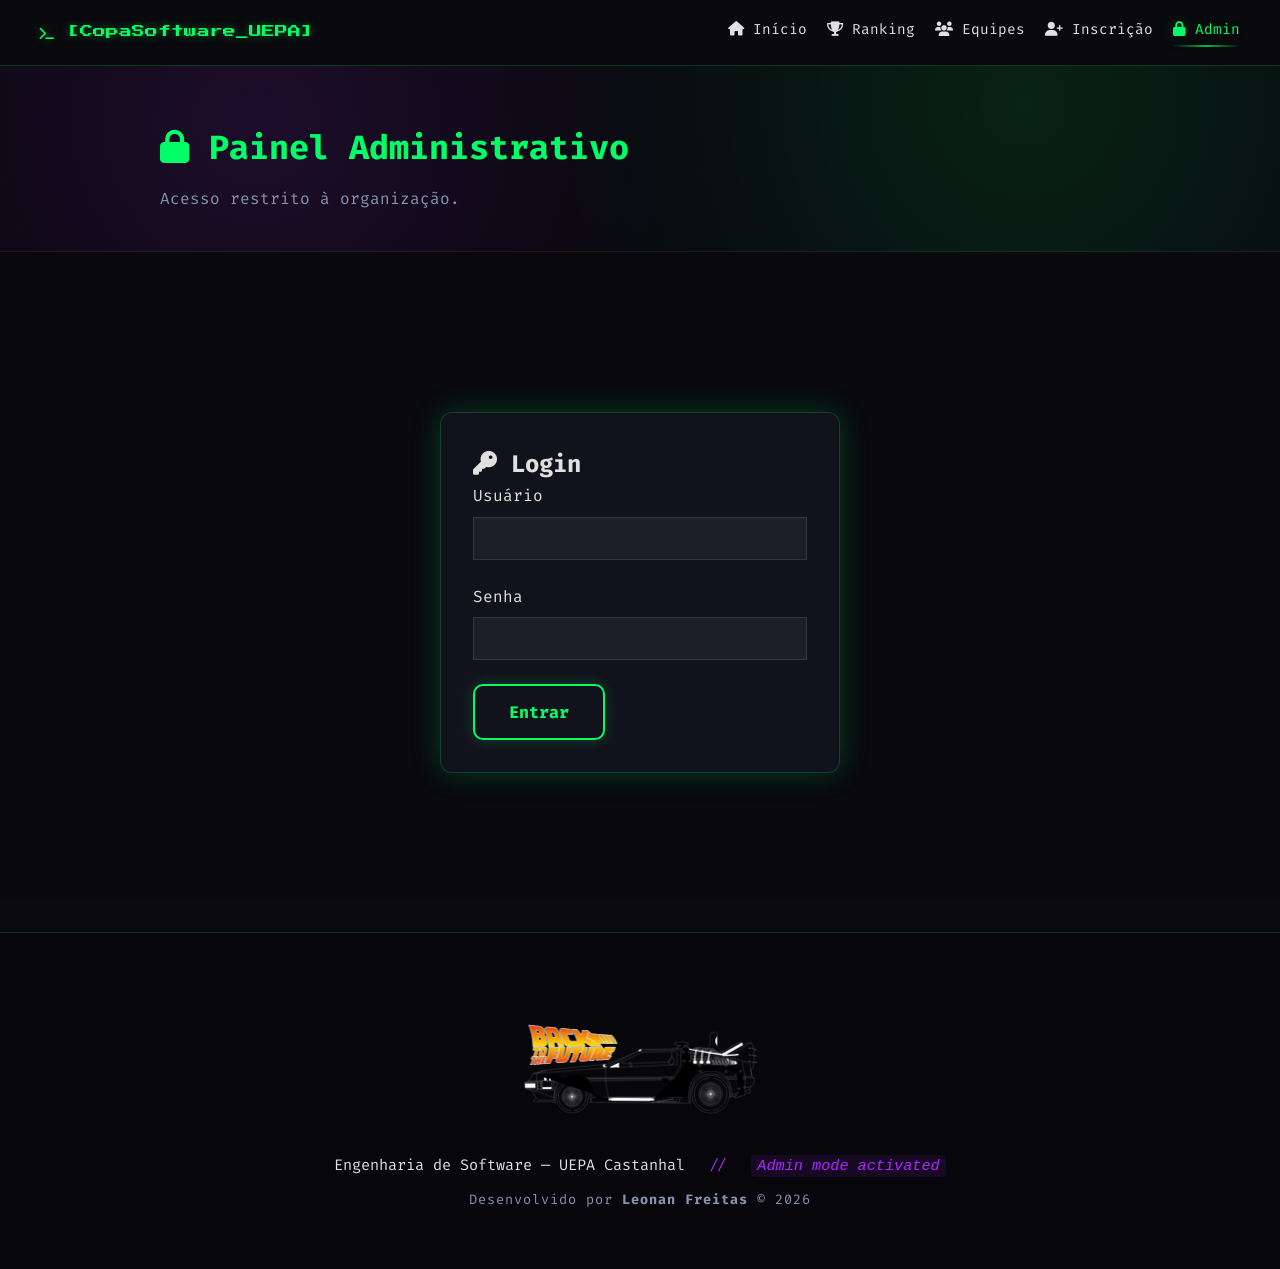
<file: admin.html>
<!DOCTYPE html>
<html lang="pt-BR">

<head>
    <meta charset="UTF-8">
    <meta name="viewport" content="width=device-width, initial-scale=1.0">
    <title>Admin — I Copa de Software</title>
    <link href="https://cdnjs.cloudflare.com/ajax/libs/font-awesome/6.4.0/css/all.min.css" rel="stylesheet">
    <link href="https://fonts.googleapis.com/css2?family=Fira+Code:wght@300;400;700&family=Press+Start+2P&display=swap"
        rel="stylesheet">
    <link rel="stylesheet" href="css/style.css">
    <link rel="stylesheet" href="css/admin.css">
    <link rel="icon" href="assets/starwars.png">
</head>

<body class="page-admin">
    <nav class="navbar">
        <div class="logo">
            <i class="fa-solid fa-terminal"></i> [CopaSoftware_UEPA]
        </div>
        <div class="menu-toggle" id="menuToggle">
            <span class="bar"></span>
            <span class="bar"></span>
            <span class="bar"></span>
        </div>
        <div class="nav-links" id="navLinks">
            <a href="index.html"><i class="fa-solid fa-house"></i> Início</a>
            <a href="ranking.html"><i class="fa-solid fa-trophy"></i> Ranking</a>
            <a href="equipes.html"><i class="fa-solid fa-users"></i> Equipes</a>
            <a href="inscricao.html"><i class="fa-solid fa-user-plus"></i> Inscrição</a>
            <a href="admin.html" class="active"><i class="fa-solid fa-lock"></i> Admin</a>
        </div>
    </nav>

    <header class="sub-hero">
        <div class="sub-hero-inner">
            <h1 class="sub-title"><i class="fa-solid fa-lock"></i> Painel Administrativo</h1>
            <p class="sub-text">Acesso restrito à organização.</p>
        </div>
    </header>

    <main class="container admin-container">

        <!-- Login Section -->
        <div id="loginSection" class="admin-section">
            <div class="admin-card">
                <h2><i class="fa-solid fa-key"></i> Login</h2>
                <form id="loginForm">
                    <div class="form-group">
                        <label for="username">Usuário</label>
                        <input type="text" id="username" name="username" required>
                    </div>
                    <div class="form-group">
                        <label for="password">Senha</label>
                        <input type="password" id="password" name="password" required>
                    </div>
                    <div class="form-error" id="loginError" style="display: none;"></div>
                    <button type="submit" class="btn-neon">Entrar</button>
                </form>
            </div>
        </div>

        <!-- Admin Panel -->
        <div id="adminPanel" style="display: none;">
            <div class="admin-tabs">
                <button class="tab-btn active" data-tab="teams">Times Pendentes</button>
                <button class="tab-btn" data-tab="active-teams">Times Ativos</button>
                <button class="tab-btn" data-tab="participants">Participantes</button>
                <button class="tab-btn" data-tab="draw">Sorteio</button>
                <button class="tab-btn" data-tab="score">Pontuação</button>
                <button class="tab-btn" data-tab="teamnames">Nomes de Times</button>
                <button class="tab-btn" data-tab="reserves">Reserva</button>
                <button class="tab-btn" data-tab="relay">Torneio Relay</button>
                <button class="tab-btn" data-tab="checkin">Check-in</button>
            </div>

            <!-- Tab: Times Pendentes -->
            <div class="tab-content active" id="tab-teams">
                <h2><i class="fa-solid fa-users"></i> Times Pendentes</h2>

                <div class="manual-team-section">
                    <h3><i class="fa-solid fa-pen"></i> Criar Time Manual (por matrículas)</h3>
                    <form id="manualTeamForm">
                        <div class="input-row">
                            <div class="form-group">
                                <label>Matrícula 1</label>
                                <input type="text" id="mat1" required>
                            </div>
                            <div class="form-group">
                                <label>Matrícula 2</label>
                                <input type="text" id="mat2" required>
                            </div>
                            <div class="form-group">
                                <label>Matrícula 3</label>
                                <input type="text" id="mat3" required>
                            </div>
                        </div>
                        <button type="submit" class="btn-neon">Criar Time Pendente</button>
                    </form>
                    <div id="manualTeamResult" class="form-alert" style="display: none;"></div>
                </div>

                <div id="pendingTeamsLoader" class="rank-loader" style="display: none;">
                    <div class="loader-container">
                        <div class="loader-circle"></div>
                        <div class="loader-circle"></div>
                        <div class="loader-circle"></div>
                        <div class="loader-circle"></div>
                        <div class="loader-circle"></div>
                    </div>
                    <p>Carregando...</p>
                </div>
                <div id="pendingTeamsEmpty" class="table-empty" style="display: none;">Nenhum time pendente.</div>
                <div id="pendingTeamsList" class="pending-teams-list"></div>
            </div>

            <!-- Tab: Times Ativos -->
            <div class="tab-content" id="tab-active-teams">
                <h2><i class="fa-solid fa-check-circle"></i> Times Aprovados</h2>
                <div id="activeTeamsList" class="active-teams-list"></div>
            </div>

            <!-- Tab: Participantes -->
            <div class="tab-content" id="tab-participants">
                <h2><i class="fa-solid fa-address-card"></i> Participantes</h2>
                <div class="sub-tabs" id="participantSubTabs"></div>
                <div class="participants-list-admin" id="participantsListAdmin"></div>
            </div>

            <!-- Tab: Sorteio -->
            <div class="tab-content" id="tab-draw">
                <h2><i class="fa-solid fa-shuffle"></i> Sorteio</h2>
                <div class="draw-buttons">
                    <button id="drawIntermediary" class="btn-neon draw-btn">Sorteio Intermediário</button>
                    <button id="drawFinal" class="btn-neon draw-btn">Sorteio Final</button>
                </div>
                <div id="drawResult" class="draw-result" style="display: none;"></div>
            </div>

            <!-- Tab: Pontuação -->
            <div class="tab-content" id="tab-score">
                <!-- Manutenção do Ranking -->
                <div class="recalc-section"
                    style="margin-bottom: 2rem; padding: 1rem; background: rgba(0,0,0,0.3); border-radius: 8px;">
                    <h3><i class="fa-solid fa-rotate"></i> Manutenção do Ranking</h3>
                    <button id="recalculateRankingBtn" class="btn-neon">Recalcular Ranking de Todos os Times</button>
                    <div id="recalcMessage" class="form-alert" style="display: none; margin-top: 10px;"></div>
                </div>

                <!-- Sub-abas de Pontuação -->
                <div class="sub-tabs" id="scoreSubTabs">
                    <button class="sub-tab-btn active" data-subtab="quick">Lançamento Rápido</button>
                    <button class="sub-tab-btn" data-subtab="single">Lançamento Avulso</button>
                </div>

                <!-- Sub-aba: Lançamento Rápido -->
                <div class="sub-content active" id="sub-quick">
                    <h3><i class="fa-solid fa-bolt"></i> Configuração do Round</h3>
                    <div class="quick-config">
                        <div class="config-row">
                            <div class="form-group">
                                <label>Modalidade</label>
                                <select id="quickModality">
                                    <option value="burnout">Burnout</option>
                                </select>
                            </div>
                            <div class="form-group">
                                <label>Descrição do Round</label>
                                <input type="text" id="quickDescription" placeholder="Ex: Rodada 1, Final...">
                            </div>
                            <div class="form-group">
                                <label>Valor do Acerto</label>
                                <input type="number" id="quickValue" value="10" min="1">
                            </div>
                        </div>
                        <button id="startRoundBtn" class="btn-neon"><i class="fa-solid fa-play"></i> Iniciar
                            Round</button>
                        <button id="resetConfigBtn" class="btn-ghost" style="display:none;">Nova Configuração</button>
                    </div>

                    <div id="quickGridContainer" style="display:none;">
                        <div class="grid-header">
                            <h3><i class="fa-solid fa-list-check"></i> Times</h3>
                            <div class="grid-actions">
                                <button id="selectAllBtn" class="btn-ghost btn-small">Marcar Todos</button>
                                <button id="deselectAllBtn" class="btn-ghost btn-small">Desmarcar Todos</button>
                            </div>
                        </div>
                        <div id="quickGrid" class="quick-grid"></div>
                        <div class="grid-footer">
                            <button id="submitBatchBtn" class="btn-neon"><i class="fa-solid fa-paper-plane"></i> Enviar
                                Pontuações do Round</button>
                        </div>
                        <div id="batchResult" class="form-alert" style="display:none; margin-top: 10px;"></div>
                    </div>
                </div>

                <!-- Sub-aba: Lançamento Avulso -->
                <div class="sub-content" id="sub-single">
                    <h3><i class="fa-solid fa-pen"></i> Bônus / Penalidade</h3>
                    <form id="scoreForm">
                        <div class="form-group">
                            <label for="teamSelect">Time</label>
                            <select id="teamSelect" name="teamId" required>
                                <option value="">Carregando times...</option>
                            </select>
                        </div>
                        <div class="form-group">
                            <label for="scoreValue">Valor</label>
                            <input type="number" id="scoreValue" name="value" required>
                        </div>
                        <div class="form-group">
                            <label for="scoreOrigin">Origem</label>
                            <select id="scoreOrigin" name="origin" required>
                                <option value="match">Partida</option>
                                <option value="penalty">Penalidade</option>
                                <option value="bonus">Bônus</option>
                            </select>
                        </div>
                        <div class="form-group">
                            <label for="scoreModality">Modalidade (opcional)</label>
                            <input type="text" id="scoreModality" name="modality">
                        </div>
                        <div class="form-group">
                            <label for="scoreDescription">Descrição</label>
                            <input type="text" id="scoreDescription" name="description" required>
                        </div>
                        <button type="submit" class="btn-neon">Adicionar Pontuação</button>
                    </form>
                </div>
            </div>

            <!-- Tab: Nomes de Times -->
            <div class="tab-content" id="tab-teamnames">
                <h2><i class="fa-solid fa-font"></i> Nomes de Times</h2>
                <form id="teamNameForm" class="teamname-form">
                    <div class="form-group">
                        <label for="teamName">Novo nome</label>
                        <input type="text" id="teamName" name="name" required>
                    </div>
                    <button type="submit" class="btn-neon">Adicionar Nome</button>
                </form>
                <h3>Nomes disponíveis</h3>
                <div id="availableNames" class="available-names"></div>
            </div>

            <!-- Tab: Reserva -->
            <div class="tab-content" id="tab-reserves">
                <h2><i class="fa-solid fa-clock"></i> Lista de Reserva</h2>
                <div id="reservesList" class="reserves-list"></div>
            </div>

            <!-- Tab: Torneio Relay -->
            <div class="tab-content" id="tab-relay">
                <div class="section-header-relay">
                    <h2><i class="fa-solid fa-microchip"></i> Controle do Relay</h2>
                    <button id="refreshRelay" class="btn-ghost btn-small"><i class="fa-solid fa-sync"></i>
                        Atualizar</button>
                </div>
                <div id="relayTournamentsList" class="relay-grid">
                    <div class="rank-loader" style="display:flex;">
                        <p>Carregando torneios do orquestrador...</p>
                    </div>
                </div>
            </div>

            <!-- Tab: Check-in -->
            <div class="tab-content" id="tab-checkin">
                <h2><i class="fa-solid fa-clipboard-check"></i> Check-in Presencial</h2>

                <div style="display: flex; justify-content: flex-end; margin-bottom: 15px;">
                    <button id="downloadCheckinCsv" class="btn-ghost">
                        <i class="fa-solid fa-download"></i> Baixar CSV
                    </button>
                </div>

                <!-- Lista de check-ins já registrados -->
                <h3><i class="fa-solid fa-list-ul"></i> Presenças registradas</h3>
                <div id="checkinListLoader" class="rank-loader" style="display: none;">
                    <p>Carregando...</p>
                </div>
                <div id="checkinListEmpty" class="table-empty" style="display: none;">
                    Nenhum check-in realizado ainda.
                </div>
                <div id="checkinList" class="checkin-list"></div>

                <!-- Lista de competidores pendentes (agrupada por time) -->
                <h3><i class="fa-solid fa-user-clock"></i> Competidores ainda não confirmados</h3>
                <div id="pendingCheckinLoader" class="rank-loader" style="display: none;">
                    <p>Carregando...</p>
                </div>
                <div class="sub-tabs" id="pendingCheckinSubTabs"></div>
                <div id="pendingCheckinList" class="checkin-pending-list"></div>

                <!-- Adição manual (ouvinte/ajudante) -->
                <div class="checkin-manual-section">
                    <h3><i class="fa-solid fa-user-plus"></i> Adicionar ouvinte / ajudante</h3>
                    <form id="checkinManualForm">
                        <div class="form-group">
                            <input type="text" id="checkinManualName" placeholder="Nome completo" required>
                        </div>
                        <button type="submit" class="btn-neon">Adicionar</button>
                    </form>
                    <div id="checkinManualResult" class="form-alert" style="display: none;"></div>
                </div>
            </div>
    </main>

    <footer class="main-footer">
        <div class="footer-content">
            <div class="footer-visual">
                <div id="delorean-display"></div>
            </div>
            <div class="footer-text">
                <div class="footer-brand">
                    <span>Engenharia de Software — UEPA Castanhal</span>
                    <span class="separator">//</span>
                    <code><span id="rotating-phrase">Admin mode activated</span></code>
                </div>
                <div class="footer-copy">Desenvolvido por <strong>Leonan Freitas</strong> &copy; 2026</div>
            </div>
        </div>
    </footer>

    <script src="js/script.js"></script>
    <script src="js/effects/hamburger.js"></script>
    <script src="js/effects/matrix.js"></script>
    <script src="js/rotating-phrases.js"></script>
    <script src="js/admin.js"></script>
    <script>
        fetch('assets/delorean-anim.html')
            .then(res => res.text())
            .then(data => document.getElementById('delorean-display').innerHTML = data);
    </script>
</body>

</html>
</file>
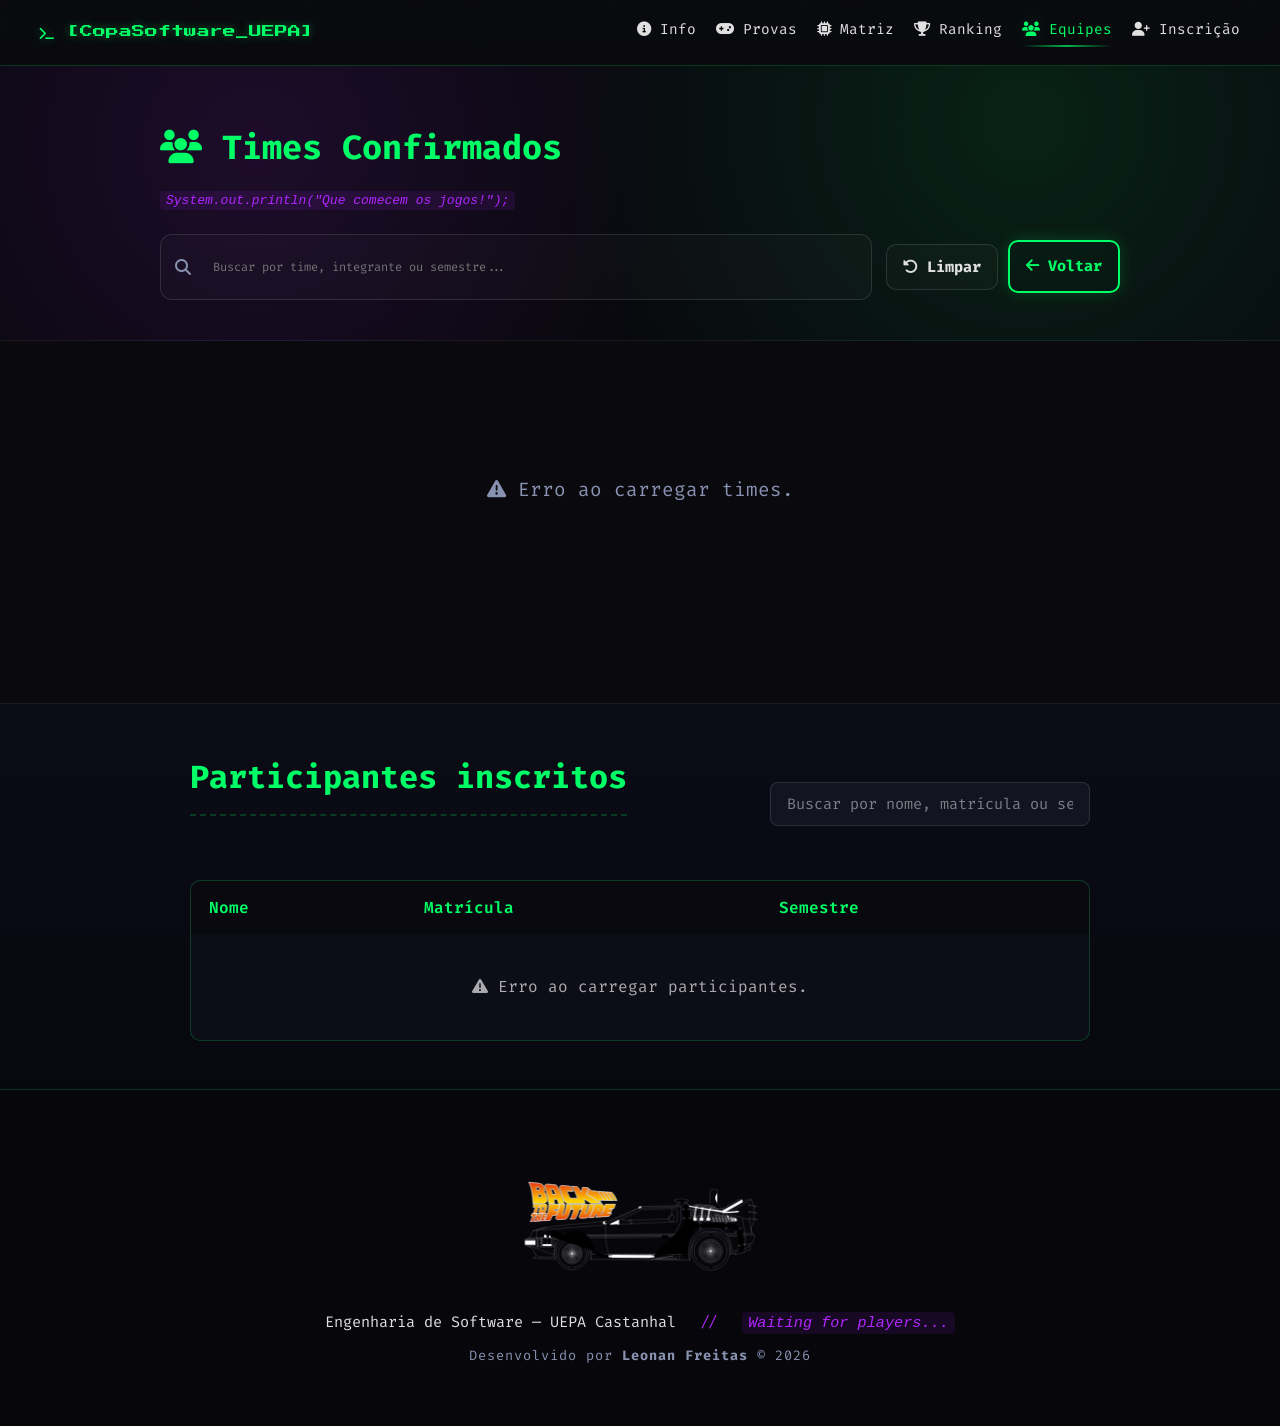
<file: equipes.html>
<!DOCTYPE html>
<html lang="pt-BR">

<head>
    <meta charset="UTF-8" />
    <meta name="viewport" content="width=device-width, initial-scale=1.0" />
    <title>Equipes — I Copa de Software</title>
    <meta name="description" content="Confira os times confirmados para a I Copa de Software da UEPA.">
    <meta property="og:title" content="I Copa de Software — Equipes">
    <meta property="og:description" content="Quem levará o título de mestre do código? Confira os participantes.">
    <meta property="og:image" content="assets/starwars.png">
    <link href="https://cdnjs.cloudflare.com/ajax/libs/font-awesome/6.4.0/css/all.min.css" rel="stylesheet">
    <link href="https://fonts.googleapis.com/css2?family=Fira+Code:wght@300;400;700&family=Press+Start+2P&display=swap"
        rel="stylesheet">
    <link rel="stylesheet" href="css/style.css" />
    <link rel="stylesheet" href="css/effects/delorean-anim.css">
    <link rel="icon" href="assets/starwars.png">
</head>

<body class="page-teams">
    <nav class="navbar">
        <div class="logo">
            <i class="fa-solid fa-terminal"></i> [CopaSoftware_UEPA]
        </div>
        <div class="menu-toggle" id="menuToggle">
            <span class="bar"></span>
            <span class="bar"></span>
            <span class="bar"></span>
        </div>
        <div class="nav-links" id="navLinks">
            <a href="index.html#info" title="Informações gerais"><i class="fa-solid fa-circle-info"></i> Info</a>
            <a href="index.html#desafios" title="Modalidades de prova"><i class="fa-solid fa-gamepad"></i> Provas</a>
            <a href="index.html#matriz" title="Macroáreas de estudo"><i class="fa-solid fa-microchip"></i> Matriz</a>
            <a href="ranking.html" title="Classificação ao vivo"><i class="fa-solid fa-trophy"></i> Ranking</a>
            <a href="equipes.html" class="active" title="Times confirmados"><i class="fa-solid fa-users"></i>
                Equipes</a>
            <a href="inscricao.html" title="Garanta sua vaga"><i class="fa-solid fa-user-plus"></i> Inscrição</a>
        </div>
    </nav>

    <header class="sub-hero">
        <div class="sub-hero-inner">
            <h1 class="sub-title"><i class="fa-solid fa-users"></i> Times Confirmados</h1>
            <p class="sub-text">
                <code>System.out.println("Que comecem os jogos!");</code>
            </p>
            <div class="rank-controls">
                <div class="rank-search">
                    <i class="fa-solid fa-magnifying-glass"></i>
                    <input id="searchAll" type="text" placeholder="Buscar por time, integrante ou semestre..."
                        autocomplete="off" />
                </div>
                <div class="rank-actions">
                    <button class="btn-ghost btn-small" id="resetTeams" type="button">
                        <i class="fa-solid fa-rotate-left"></i> Limpar
                    </button>
                    <a class="btn-neon btn-small" href="index.html">
                        <i class="fa-solid fa-arrow-left"></i> Voltar
                    </a>
                </div>
            </div>
        </div>
    </header>

    <main class="container">
        <div id="teamsLoader" class="rank-loader" style="display: flex;">
            <div class="loader-container">
                <div class="loader-circle"></div>
                <div class="loader-circle"></div>
                <div class="loader-circle"></div>
                <div class="loader-circle"></div>
                <div class="loader-circle"></div>
            </div>
            <p>Carregando times...</p>
        </div>

        <div id="teamsEmpty" class="table-empty" style="display: none; padding: 4rem 0;">
            <i class="fa-solid fa-database"></i> Nenhuma equipe cadastrada ainda. Espere a data das inscrições e dos
            sorteios de times.
        </div>

        <div id="searchEmpty" class="table-empty" style="display: none; padding: 4rem 0;">
            <i class="fa-solid fa-search-minus"></i> Nenhum resultado para a busca. Tente outros termos ou limpe o
            filtro.
        </div>

        <div class="teams-wrapper">

            <div id="teamsDesktop" class="teams-grid-desktop"></div>

            <div id="teamsMobile" class="teams-mobile">
                <div id="teamMobileCard"></div>

                <div class="teams-mobile-nav">
                    <button id="teamPrevCard" class="btn-ghost btn-small">
                        <i class="fa-solid fa-chevron-left"></i>
                    </button>

                    <span id="teamCardIndex"></span>

                    <button id="teamNextCard" class="btn-ghost btn-small">
                        <i class="fa-solid fa-chevron-right"></i>
                    </button>
                </div>
            </div>

        </div>
    </main>

    <section class="participants-section">
        <div class="section-header">
            <h2 class="section-title">Participantes inscritos</h2>
            <input type="text" id="participantSearch" class="search-input"
                placeholder="Buscar por nome, matrícula ou semestre" />
        </div>

        <div class="table-box" id="participantsTableBox">
            <table class="participants-table">
                <thead>
                    <tr>
                        <th>Nome</th>
                        <th>Matrícula</th>
                        <th>Semestre</th>
                    </tr>
                </thead>
                <tbody id="participantsTableBody"></tbody>
            </table>

            <div class="empty-state" id="participantsEmpty" style="display: none;">
                Nenhum participante inscrito no momento.
            </div>
            <div class="empty-state" id="participantsSearchEmpty" style="display: none;">
                Nenhum participante encontrado para essa busca.
            </div>

            <div class="pagination" id="participantsPagination" style="display: none;">
                <button id="prevPage" class="btn-ghost btn-small" disabled>
                    <i class="fa-solid fa-chevron-left"></i> Anterior
                </button>
                <span id="pageInfo">Página 1 de 1</span>
                <button id="nextPage" class="btn-ghost btn-small" disabled>
                    Próximo <i class="fa-solid fa-chevron-right"></i>
                </button>
            </div>
        </div>
    </section>

    <footer class="main-footer">
        <div class="footer-content">
            <div class="footer-visual">
                <div id="delorean-display"></div>
            </div>
            <div class="footer-text">
                <div class="footer-brand">
                    <span>Engenharia de Software — UEPA Castanhal</span>
                    <span class="separator">//</span>
                    <code><span id="rotating-phrase">Waiting for players...</span></code>
                </div>
                <div class="footer-copy">
                    Desenvolvido por <strong>Leonan Freitas</strong> &copy; 2026
                </div>
            </div>
        </div>
    </footer>

    <script src="js/script.js"></script>
    <script src="js/effects/hamburger.js"></script>
    <script src="js/effects/matrix.js"></script>
    <script src="js/rotating-phrases.js"></script>
    <script src="js/teams-logic.js"></script>
    <script src="js/participants-logic.js"></script>
    <script>
        fetch('assets/delorean-anim.html')
            .then(res => res.text())
            .then(data => document.getElementById('delorean-display').innerHTML = data);
    </script>
</body>

</html>
</file>
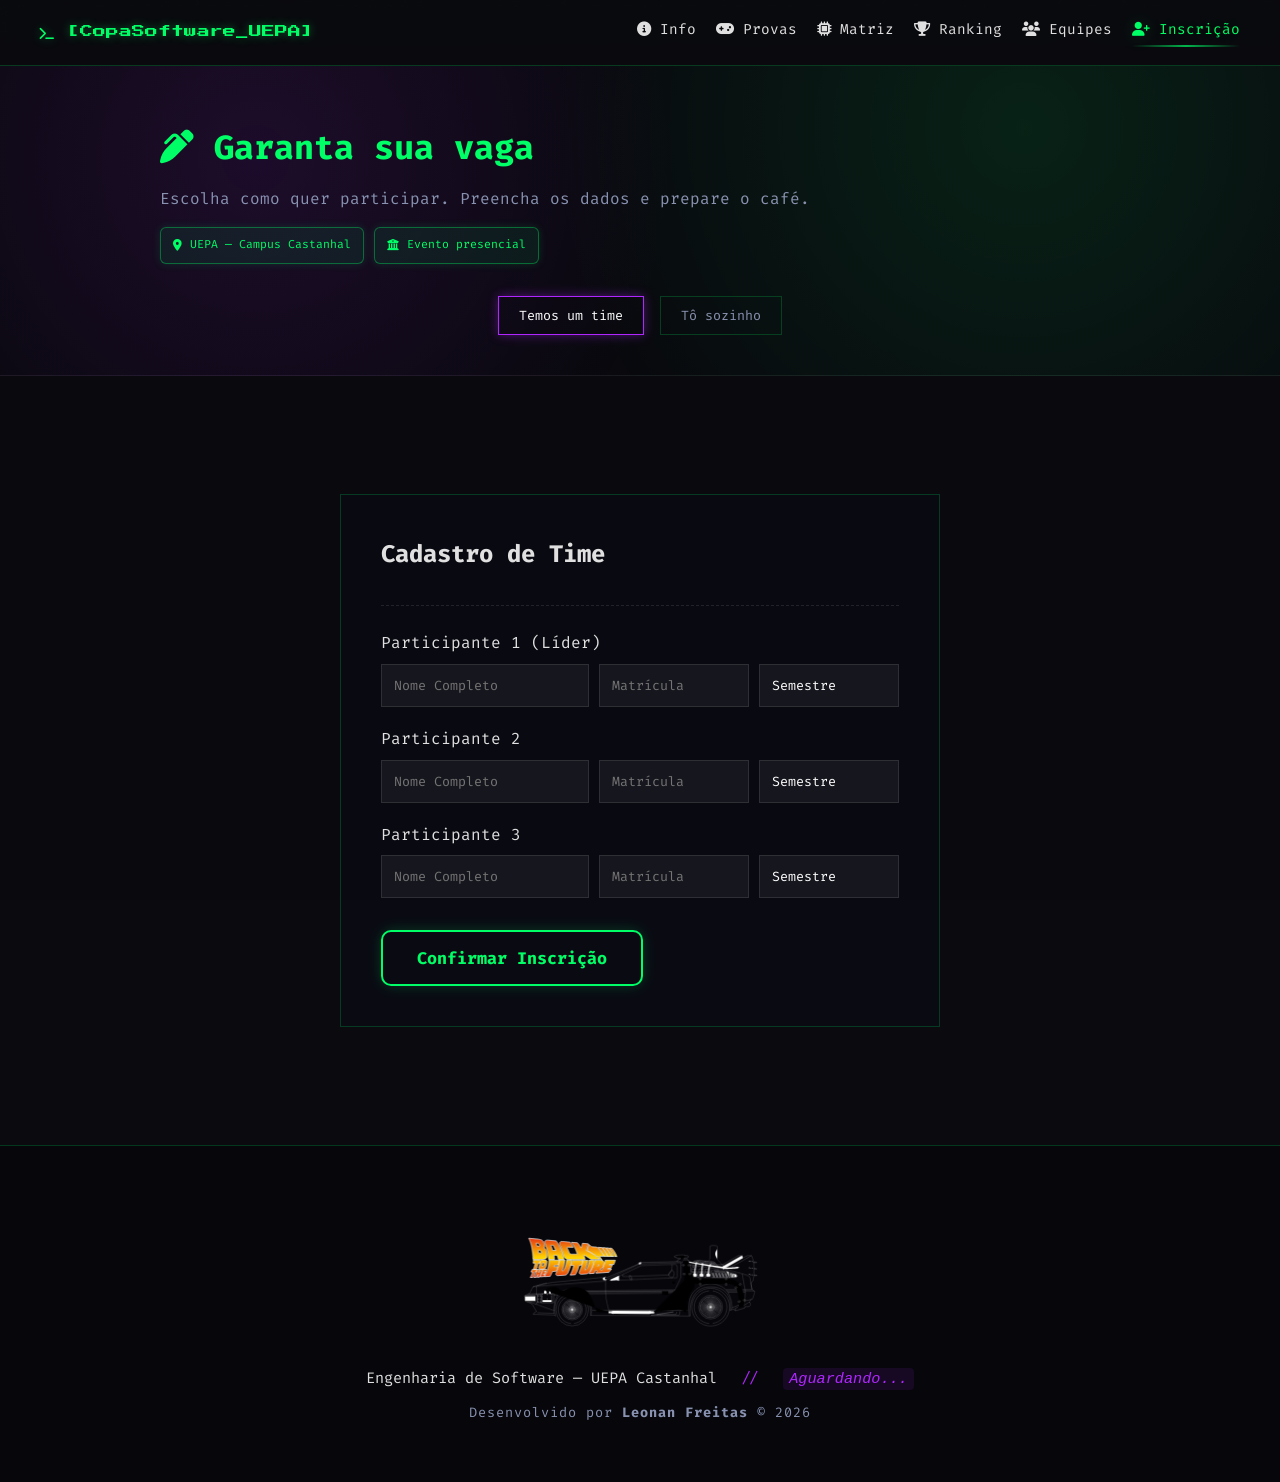
<file: inscricao.html>
<!DOCTYPE html>
<html lang="pt-BR">

<head>
    <meta charset="UTF-8" />
    <meta name="viewport" content="width=device-width, initial-scale=1.0" />
    <title>Inscrição — I Copa de Software</title>
    <link href="https://cdnjs.cloudflare.com/ajax/libs/font-awesome/6.4.0/css/all.min.css" rel="stylesheet">
    <link href="https://fonts.googleapis.com/css2?family=Fira+Code:wght@300;400;700&family=Press+Start+2P&display=swap"
        rel="stylesheet">
    <link rel="stylesheet" href="css/style.css" />
    <link rel="stylesheet" href="css/effects/delorean-anim.css">
    <link rel="icon" href="assets/starwars.png">
</head>

<body class="page-signup">
    <nav class="navbar">
        <div class="logo">
            <i class="fa-solid fa-terminal"></i> [CopaSoftware_UEPA]
        </div>
        <div class="menu-toggle" id="menuToggle">
            <span class="bar"></span>
            <span class="bar"></span>
            <span class="bar"></span>
        </div>
        <div class="nav-links" id="navLinks">
            <a href="index.html#info" title="Informações gerais"><i class="fa-solid fa-circle-info"></i> Info</a>
            <a href="index.html#desafios" title="Modalidades de prova"><i class="fa-solid fa-gamepad"></i> Provas</a>
            <a href="index.html#matriz" title="Macroáreas de estudo"><i class="fa-solid fa-microchip"></i> Matriz</a>
            <a href="ranking.html" title="Classificação ao vivo"><i class="fa-solid fa-trophy"></i> Ranking</a>
            <a href="equipes.html" title="Times confirmados"><i class="fa-solid fa-users"></i> Equipes</a>
            <a href="inscricao.html" class="active" title="Garanta sua vaga"><i class="fa-solid fa-user-plus"></i>
                Inscrição</a>
        </div>
    </nav>

    <header class="sub-hero">
        <div class="sub-hero-inner">
            <h1 class="sub-title"><i class="fa-solid fa-pen-clip"></i> Garanta sua vaga</h1>
            <p class="sub-text">
                Escolha como quer participar. Preencha os dados e prepare o café.
            </p>

            <div class="sub-hero-chips">
                <span class="hero-chip hero-chip-accent">
                    <i class="fa-solid fa-location-dot"></i>
                    UEPA — Campus Castanhal
                </span>

                <span class="hero-chip hero-chip-accent">
                    <i class="fa-solid fa-building-columns"></i>
                    Evento presencial
                </span>
            </div>

            <div class="signup-toggle">
                <button class="btn-toggle active" onclick="switchForm('trio')">Temos um time</button>
                <button class="btn-toggle" onclick="switchForm('individual')">Tô sozinho</button>
            </div>
        </div>
    </header>

    <main class="container">
        <div id="signupClosed" class="table-empty" style="padding: 4rem 0;">
            <i class="fa-solid fa-lock"></i>
            <h3>Inscrições fechadas</h3>
            <p>As inscrições estarão disponíveis a partir do dia <strong>14/03</strong>.</p>
        </div>
        <div id="form-trio" class="signup-box">
            <h2 class="form-title">Cadastro de Time</h2>
            <form id="signupTrio">
                <div class="members-setup">
                    <div class="member-field">
                        <label>Participante 1 (Líder)</label>
                        <div class="input-grid">
                            <input type="text" name="m1_name" placeholder="Nome Completo" required>
                            <input type="text" name="m1_mat" placeholder="Matrícula" required>
                            <select name="m1_sem" required>
                                <option value="" disabled selected>Semestre</option>
                                <option value="1">1º Semestre</option>
                                <option value="2">2º Semestre</option>
                                <option value="3">3º Semestre</option>
                                <option value="4">4º Semestre</option>
                                <option value="5">5º Semestre</option>
                                <option value="6">6º Semestre</option>
                                <option value="7">7º Semestre</option>
                                <option value="8">8º Semestre</option>
                            </select>
                        </div>
                    </div>
                    <div class="member-field">
                        <label>Participante 2</label>
                        <div class="input-grid">
                            <input type="text" name="m2_name" placeholder="Nome Completo" required>
                            <input type="text" name="m2_mat" placeholder="Matrícula" required>
                            <select name="m2_sem" required>
                                <option value="" disabled selected>Semestre</option>
                                <option value="1">1º Semestre</option>
                                <option value="2">2º Semestre</option>
                                <option value="3">3º Semestre</option>
                                <option value="4">4º Semestre</option>
                                <option value="5">5º Semestre</option>
                                <option value="6">6º Semestre</option>
                                <option value="7">7º Semestre</option>
                                <option value="8">8º Semestre</option>
                            </select>
                        </div>
                    </div>
                    <div class="member-field">
                        <label>Participante 3</label>
                        <div class="input-grid">
                            <input type="text" name="m3_name" placeholder="Nome Completo" required>
                            <input type="text" name="m3_mat" placeholder="Matrícula" required>
                            <select name="m3_sem" required>
                                <option value="" disabled selected>Semestre</option>
                                <option value="1">1º Semestre</option>
                                <option value="2">2º Semestre</option>
                                <option value="3">3º Semestre</option>
                                <option value="4">4º Semestre</option>
                                <option value="5">5º Semestre</option>
                                <option value="6">6º Semestre</option>
                                <option value="7">7º Semestre</option>
                                <option value="8">8º Semestre</option>
                            </select>
                        </div>
                    </div>
                </div>
                <button type="submit" class="btn-neon">Confirmar Inscrição</button>
            </form>
        </div>

        <div id="form-individual" class="signup-box" style="display: none;">
            <h2 class="form-title">Banco de Talentos</h2>
            <p class="form-note">Tá sem time? Relaxa, a gente te encaixa em um.</p>
            <form id="signupIndividual">
                <div class="form-group">
                    <label>Nome Completo</label>
                    <input type="text" name="ind_name" required>
                </div>
                <div class="input-row">
                    <div class="form-group">
                        <label>Matrícula</label>
                        <input type="text" name="ind_mat" required>
                    </div>
                    <div class="form-group">
                        <label>Semestre</label>
                        <select name="ind_sem" required>
                            <option value="" disabled selected>Selecione</option>
                            <option value="1">1º Semestre</option>
                            <option value="2">2º Semestre</option>
                            <option value="3">3º Semestre</option>
                            <option value="4">4º Semestre</option>
                            <option value="5">5º Semestre</option>
                            <option value="6">6º Semestre</option>
                            <option value="7">7º Semestre</option>
                            <option value="8">8º Semestre</option>
                        </select>
                    </div>
                </div>
                <button type="submit" class="btn-neon">Entrar na Lista</button>
            </form>
        </div>

        <div id="successMessage" class="table-empty" style="display: none; padding: 4rem 0;">
            <i class="fa-solid fa-check-double"></i>
            <h3>Tudo certo!</h3>
            <p>Sua inscrição foi enviada. Agora é só focar nos estudos e aguardar o dia 16 de maio.</p>
        </div>
    </main>

    <footer class="main-footer">
        <div class="footer-content">
            <div class="footer-visual">
                <div id="delorean-display"></div>
            </div>
            <div class="footer-text">
                <div class="footer-brand">
                    <span>Engenharia de Software — UEPA Castanhal</span>
                    <span class="separator">//</span>
                    <code><span id="rotating-phrase">Aguardando...</span></code>
                </div>
                <div class="footer-copy">
                    Desenvolvido por <strong>Leonan Freitas</strong> &copy; 2026
                </div>
            </div>
        </div>
    </footer>

    <script src="js/script.js"></script>
    <script src="js/effects/hamburger.js"></script>
    <script src="js/effects/matrix.js"></script>
    <script src="js/rotating-phrases.js"></script>
    <script src="js/signup-logic.js"></script>
    <script>
        fetch('assets/delorean-anim.html')
            .then(res => res.text())
            .then(data => document.getElementById('delorean-display').innerHTML = data);
    </script>
</body>

</html>
</file>
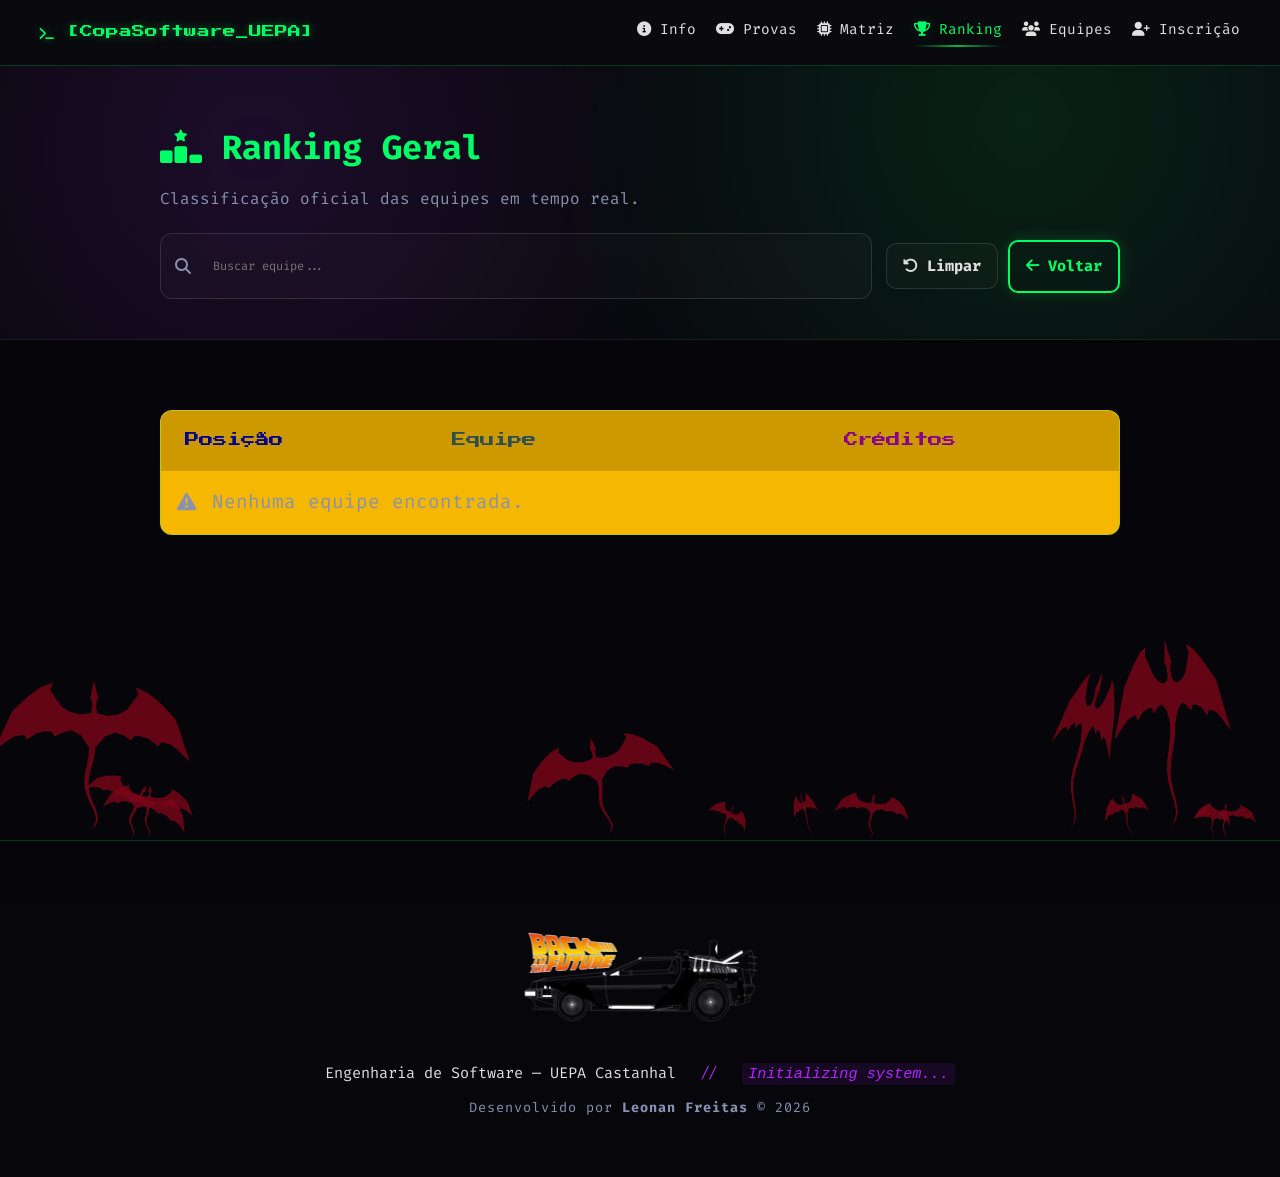
<file: ranking.html>
<!DOCTYPE html>
<html lang="pt-BR">

<head>
        <meta charset="UTF-8" />
        <meta name="viewport" content="width=device-width, initial-scale=1.0" />
        <title>Ranking Geral — I Copa de Software</title>
        <link href="https://cdnjs.cloudflare.com/ajax/libs/font-awesome/6.4.0/css/all.min.css" rel="stylesheet">
        <link href="https://fonts.googleapis.com/css2?family=Fira+Code:wght@300;400;700&family=Press+Start+2P&display=swap"
                rel="stylesheet">
        <link rel="stylesheet" href="css/style.css" />
        <link rel="stylesheet" href="css/ranking.css" />
        <link rel="stylesheet" href="css/effects/ghost-effect.css">
        <link rel="stylesheet" href="css/effects/pacman-effect.css">
        <link rel="stylesheet" href="css/effects/delorean-anim.css">
        <link rel="icon" href="assets/starwars.png">
</head>

<body class="page-ranking">
        <nav class="navbar">
                <div class="logo">
                        <i class="fa-solid fa-terminal"></i> [CopaSoftware_UEPA]
                </div>
                <div class="menu-toggle" id="menuToggle">
                        <span class="bar"></span>
                        <span class="bar"></span>
                        <span class="bar"></span>
                </div>
                <div class="nav-links" id="navLinks">
                        <a href="index.html#info" title="Informações gerais"><i class="fa-solid fa-circle-info"></i>
                                Info</a>
                        <a href="index.html#desafios" title="Modalidades de prova"><i class="fa-solid fa-gamepad"></i>
                                Provas</a>
                        <a href="index.html#matriz" title="Macroáreas de estudo"><i class="fa-solid fa-microchip"></i>
                                Matriz</a>
                        <a href="ranking.html" class="active" title="Classificação ao vivo"><i
                                        class="fa-solid fa-trophy"></i> Ranking</a>
                        <a href="equipes.html" title="Times confirmados"><i class="fa-solid fa-users"></i> Equipes</a>
                        <a href="inscricao.html" title="Garanta sua vaga"><i class="fa-solid fa-user-plus"></i>
                                Inscrição</a>
                </div>
        </nav>

        <header class="sub-hero">
                <div class="sub-hero-inner">
                        <h1 class="sub-title"><i class="fa-solid fa-ranking-star"></i> Ranking Geral</h1>
                        <p class="sub-text">Classificação oficial das equipes em tempo real.</p>
                        <div class="rank-controls">
                                <div class="rank-search">
                                        <i class="fa-solid fa-magnifying-glass"></i>
                                        <input id="rankSearch" type="text" placeholder="Buscar equipe..."
                                                autocomplete="off" />
                                </div>
                                <div class="rank-actions">
                                        <button class="btn-ghost btn-small" id="resetSearch" type="button">
                                                <i class="fa-solid fa-rotate-left"></i> Limpar
                                        </button>
                                        <a class="btn-neon btn-small" href="index.html#ranking">
                                                <i class="fa-solid fa-arrow-left"></i> Voltar
                                        </a>
                                </div>
                        </div>
                </div>
        </header>

        <main class="main-ranking-content">
                <canvas id="dragons-canvas" class="dragons-bg"></canvas>
                <div class="container">
                        <div class="table-box">
                                <div class="table-head">
                                        <span class="col-pos">Posição</span>
                                        <span class="col-name">Equipe</span>
                                        <span class="col-score">Créditos</span>
                                </div>

                                <div id="rankLoader" class="rank-loader" style="display: flex;">
                                        <div class="loader-container">
                                                <div class="loader-circle"></div>
                                                <div class="loader-circle"></div>
                                                <div class="loader-circle"></div>
                                                <div class="loader-circle"></div>
                                                <div class="loader-circle"></div>
                                        </div>
                                        <p>Carregando ranking...</p>
                                </div>

                                <div id="rankEmpty" class="table-empty" style="display: none;">
                                        <i class="fa-solid fa-triangle-exclamation"></i> Nenhuma equipe encontrada.
                                </div>

                                <div id="rankRows" class="table-rows"></div>
                        </div>
                </div>
        </main>

        <footer class="main-footer">
                <div class="footer-content">
                        <div class="footer-visual">
                                <div id="delorean-display"></div>
                        </div>
                        <div class="footer-text">
                                <div class="footer-brand">
                                        <span>Engenharia de Software — UEPA Castanhal</span>
                                        <span class="separator">//</span>
                                        <code><span id="rotating-phrase">Initializing system...</span></code>
                                </div>
                                <div class="footer-copy">
                                        Desenvolvido por <strong>Leonan Freitas</strong> &copy; 2026
                                </div>
                        </div>
                </div>
        </footer>

        <script src="js/script.js"></script>
        <script src="js/effects/hamburger.js"></script>
        <script src="js/effects/matrix.js"></script>
        <script src="js/rotating-phrases.js"></script>
        <script src="js/ranking-script.js"></script>
        <script src="js/effects/dragons.js"></script>
        <script>
                fetch('assets/delorean-anim.html')
                        .then(res => res.text())
                        .then(data => document.getElementById('delorean-display').innerHTML = data);
        </script>
</body>

</html>
</file>
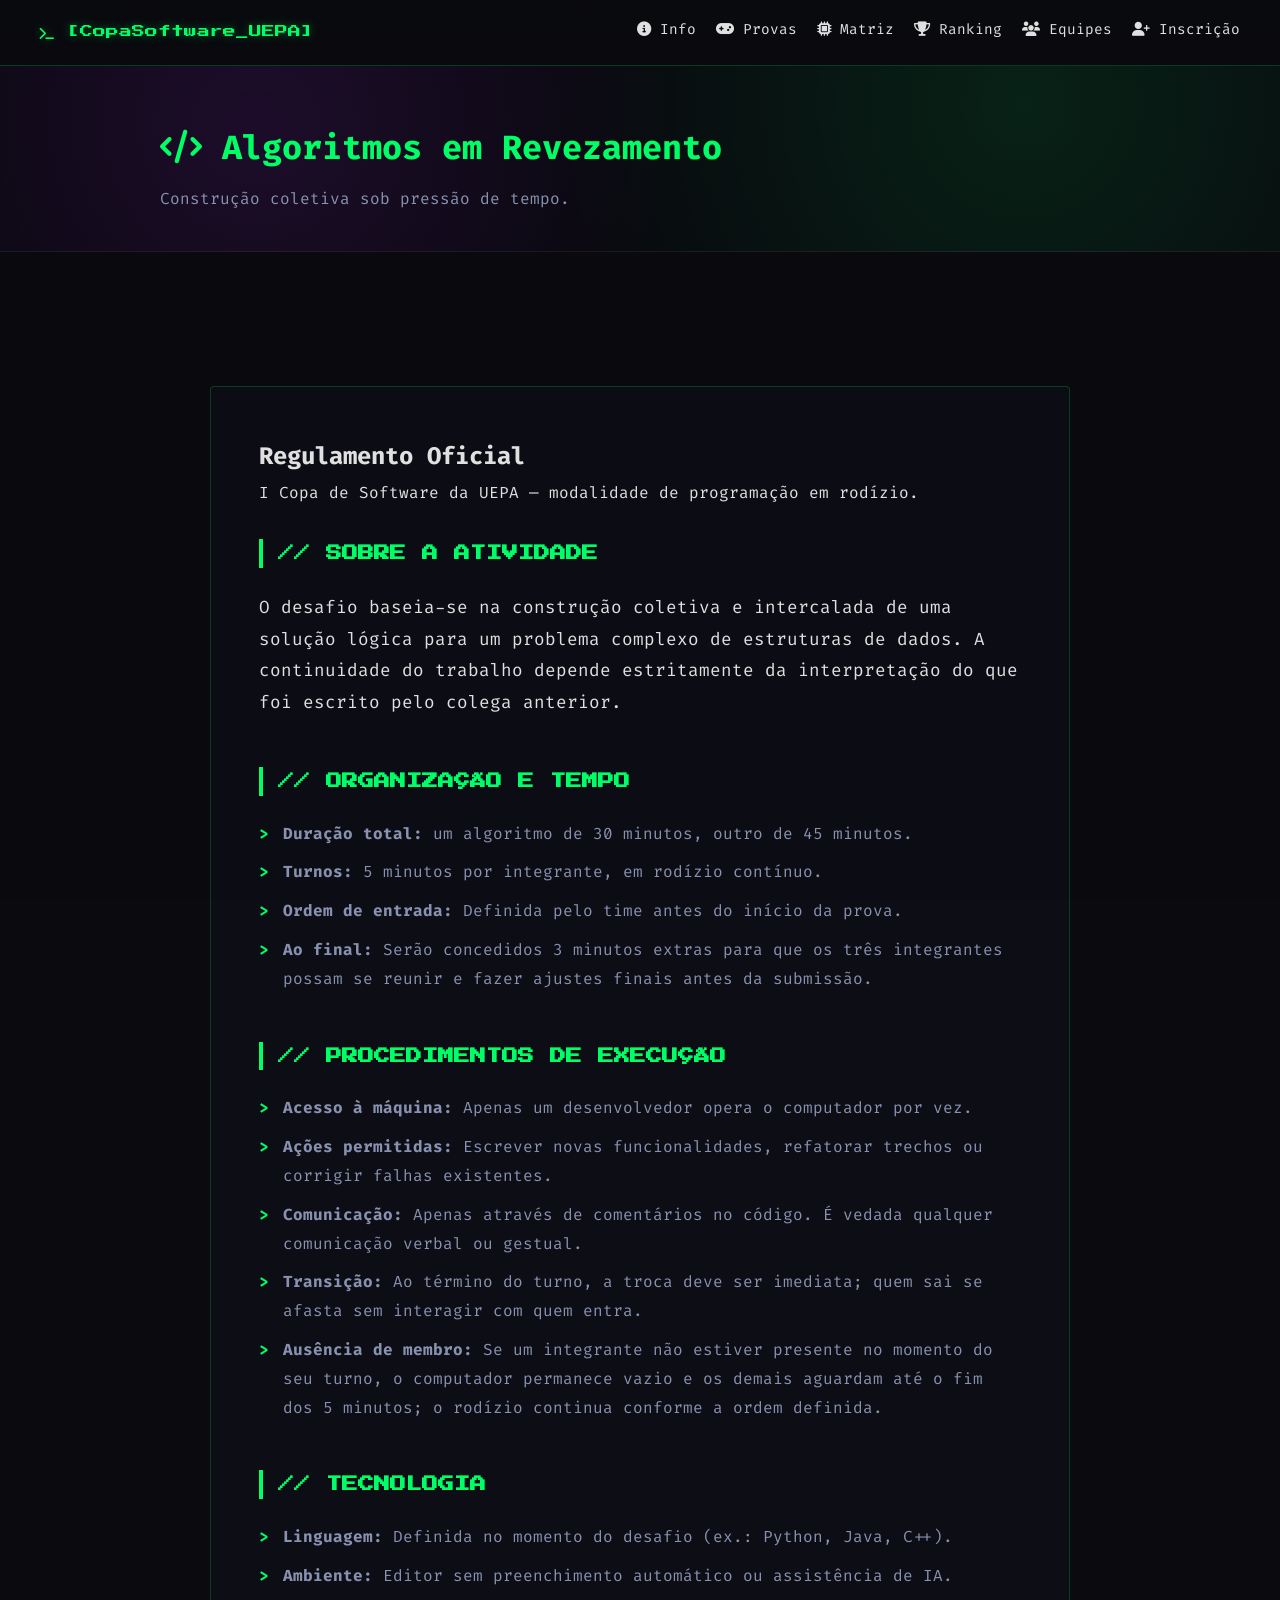
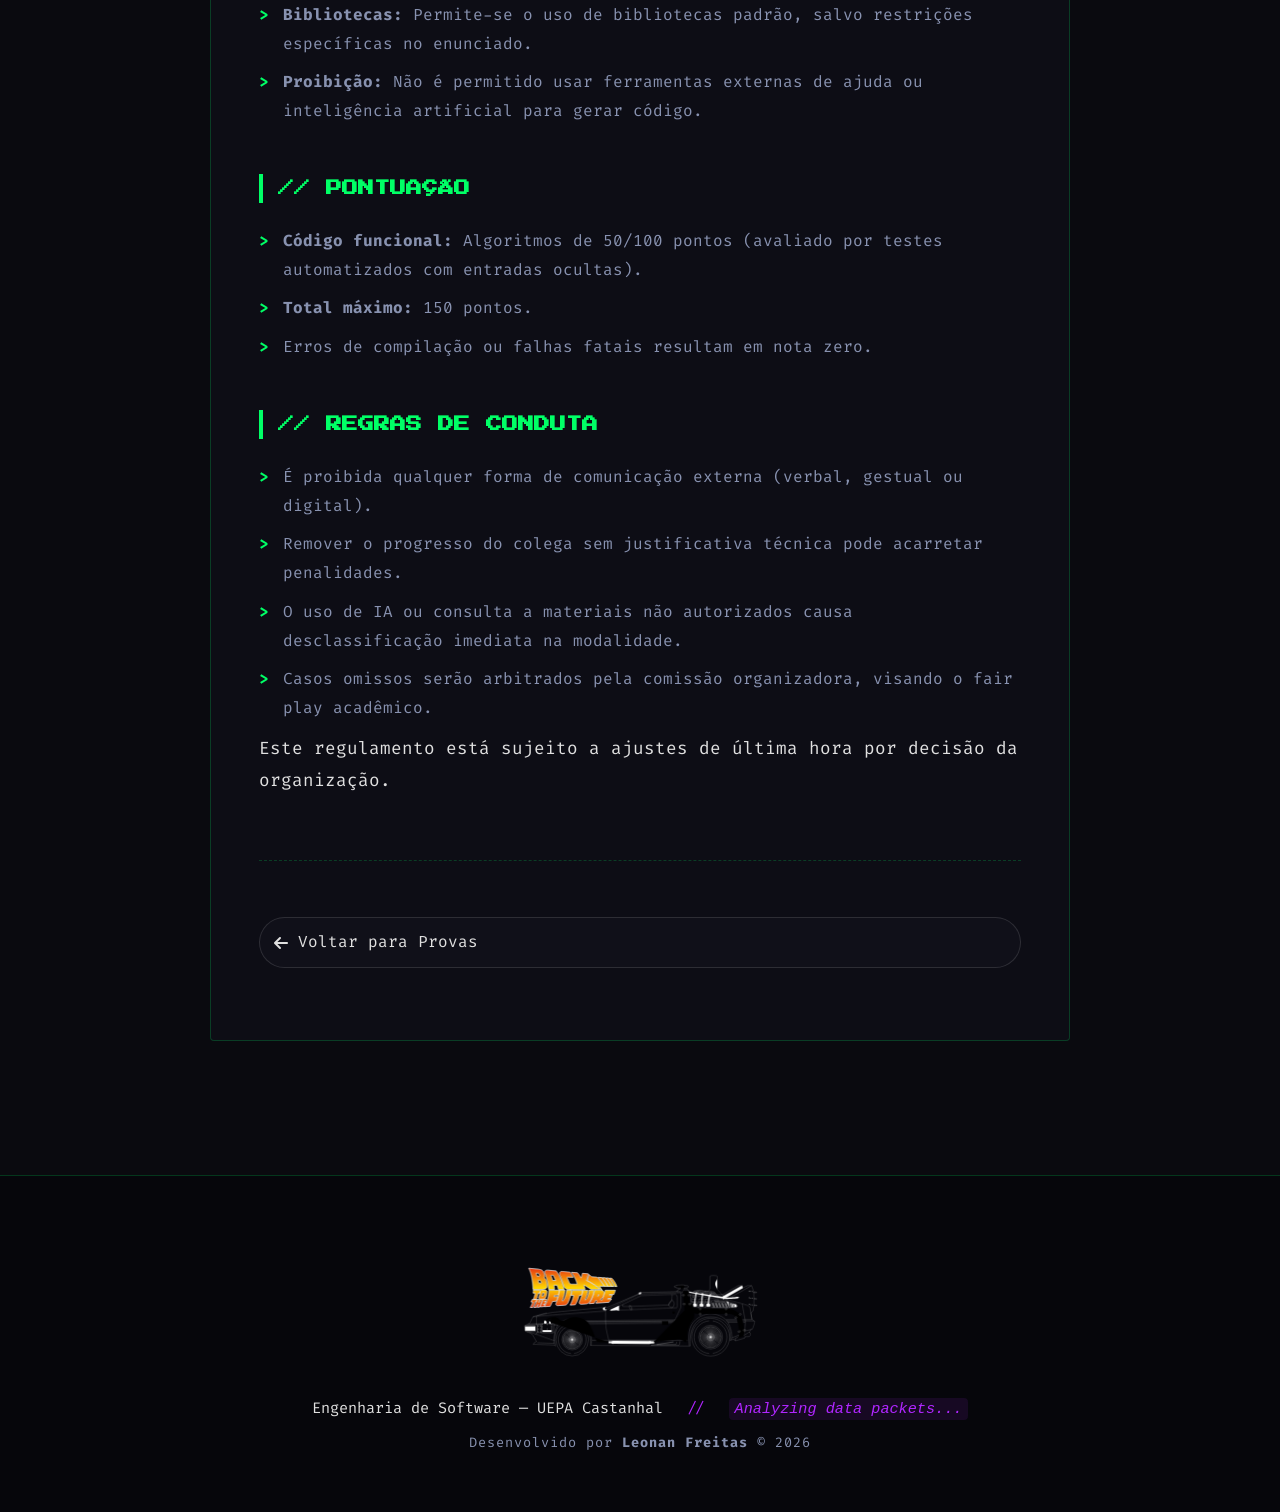
<file: regras_algoritmos.html>
<!doctype html>
<html lang="pt-BR">
    <head>
        <meta charset="UTF-8" />
        <meta name="viewport" content="width=device-width, initial-scale=1.0" />
        <title>Algoritmos em Revezamento — Copa de Software</title>
        <link
            href="https://cdnjs.cloudflare.com/ajax/libs/font-awesome/6.4.0/css/all.min.css"
            rel="stylesheet"
        />
        <link
            href="https://fonts.googleapis.com/css2?family=Fira+Code:wght@300;400;700&family=Press+Start+2P&display=swap"
            rel="stylesheet"
        />
        <link rel="stylesheet" href="css/style.css" />
        <link rel="stylesheet" href="css/effects/delorean-anim.css" />
        <link rel="icon" href="assets/starwars.png" />
    </head>

    <body class="page-rules-detail">
        <nav class="navbar">
            <div class="logo">
                <i class="fa-solid fa-terminal"></i> [CopaSoftware_UEPA]
            </div>
            <div class="menu-toggle" id="menuToggle">
                <span class="bar"></span>
                <span class="bar"></span>
                <span class="bar"></span>
            </div>
            <div class="nav-links" id="navLinks">
                <a href="index.html#info" title="Informações gerais"
                    ><i class="fa-solid fa-circle-info"></i> Info</a
                >
                <a href="index.html#desafios" title="Modalidades de prova"
                    ><i class="fa-solid fa-gamepad"></i> Provas</a
                >
                <a href="index.html#matriz" title="Macroáreas de estudo"
                    ><i class="fa-solid fa-microchip"></i> Matriz</a
                >
                <a href="ranking.html" title="Classificação ao vivo"
                    ><i class="fa-solid fa-trophy"></i> Ranking</a
                >
                <a href="equipes.html" title="Times confirmados"
                    ><i class="fa-solid fa-users"></i> Equipes</a
                >
                <a href="inscricao.html" title="Garanta sua vaga"
                    ><i class="fa-solid fa-user-plus"></i> Inscrição</a
                >
            </div>
        </nav>

        <header class="sub-hero">
            <div class="sub-hero-inner">
                <h1 class="sub-title">
                    <i class="fa-solid fa-code"></i> Algoritmos em Revezamento
                </h1>
                <p class="sub-text">
                    Construção coletiva sob pressão de tempo.
                </p>
            </div>
        </header>

        <main class="container rules-container">
            <article class="rules-paper">
                <h1 class="rules-title">Regulamento Oficial</h1>
                <p class="rules-intro">
                    I Copa de Software da UEPA — modalidade de programação em
                    rodízio.
                </p>

                <section class="rules-section">
                    <h2>// SOBRE A ATIVIDADE</h2>
                    <p>
                        O desafio baseia-se na construção coletiva e intercalada
                        de uma solução lógica para um problema complexo de
                        estruturas de dados. A continuidade do trabalho depende
                        estritamente da interpretação do que foi escrito pelo
                        colega anterior.
                    </p>
                </section>

                <section class="rules-section">
                    <h2>// ORGANIZAÇÃO E TEMPO</h2>
                    <ul class="rules-list">
                        <li>
                            <strong>Duração total:</strong> um algoritmo de 30
                            minutos, outro de 45 minutos.
                        </li>
                        <li>
                            <strong>Turnos:</strong> 5 minutos por integrante,
                            em rodízio contínuo.
                        </li>
                        <li>
                            <strong>Ordem de entrada:</strong> Definida pelo
                            time antes do início da prova.
                        </li>
                        <li>
                            <strong>Ao final:</strong> Serão concedidos 3
                            minutos extras para que os três integrantes possam
                            se reunir e fazer ajustes finais antes da submissão.
                        </li>
                    </ul>
                </section>

                <section class="rules-section">
                    <h2>// PROCEDIMENTOS DE EXECUÇÃO</h2>
                    <ul class="rules-list">
                        <li>
                            <strong>Acesso à máquina:</strong> Apenas um
                            desenvolvedor opera o computador por vez.
                        </li>
                        <li>
                            <strong>Ações permitidas:</strong> Escrever novas
                            funcionalidades, refatorar trechos ou corrigir
                            falhas existentes.
                        </li>
                        <li>
                            <strong>Comunicação:</strong> Apenas através de
                            comentários no código. É vedada qualquer comunicação
                            verbal ou gestual.
                        </li>
                        <li>
                            <strong>Transição:</strong> Ao término do turno, a
                            troca deve ser imediata; quem sai se afasta sem
                            interagir com quem entra.
                        </li>
                        <li>
                            <strong>Ausência de membro:</strong> Se um
                            integrante não estiver presente no momento do seu
                            turno, o computador permanece vazio e os demais
                            aguardam até o fim dos 5 minutos; o rodízio continua
                            conforme a ordem definida.
                        </li>
                    </ul>
                </section>

                <section class="rules-section">
                    <h2>// TECNOLOGIA</h2>
                    <ul class="rules-list">
                        <li>
                            <strong>Linguagem:</strong> Definida no momento do
                            desafio (ex.: Python, Java, C++).
                        </li>
                        <li>
                            <strong>Ambiente:</strong> Editor sem preenchimento
                            automático ou assistência de IA.
                        </li>
                        <li>
                            <strong>Bibliotecas:</strong> Permite-se o uso de
                            bibliotecas padrão, salvo restrições específicas no
                            enunciado.
                        </li>
                        <li>
                            <strong>Proibição:</strong> Não é permitido usar
                            ferramentas externas de ajuda ou inteligência
                            artificial para gerar código.
                        </li>
                    </ul>
                </section>

                <section class="rules-section">
                    <h2>// PONTUAÇÃO</h2>
                    <ul class="rules-list">
                        <li>
                            <strong>Código funcional:</strong> Algoritmos de
                            50/100 pontos (avaliado por testes automatizados com
                            entradas ocultas).
                        </li>
                        <li><strong>Total máximo:</strong> 150 pontos.</li>
                        <li>
                            Erros de compilação ou falhas fatais resultam em
                            nota zero.
                        </li>
                    </ul>
                </section>

                <section class="rules-section">
                    <h2>// REGRAS DE CONDUTA</h2>
                    <ul class="rules-list">
                        <li>
                            É proibida qualquer forma de comunicação externa
                            (verbal, gestual ou digital).
                        </li>
                        <li>
                            Remover o progresso do colega sem justificativa
                            técnica pode acarretar penalidades.
                        </li>
                        <li>
                            O uso de IA ou consulta a materiais não autorizados
                            causa desclassificação imediata na modalidade.
                        </li>
                        <li>
                            Casos omissos serão arbitrados pela comissão
                            organizadora, visando o fair play acadêmico.
                        </li>
                    </ul>
                    <p class="note">
                        Este regulamento está sujeito a ajustes de última hora
                        por decisão da organização.
                    </p>
                </section>

                <div class="cta-regulamento">
                    <a href="index.html#desafios" class="link-chip">
                        <i class="fa-solid fa-arrow-left"></i> Voltar para
                        Provas
                    </a>
                </div>
            </article>
        </main>

        <footer class="main-footer">
            <div class="footer-content">
                <div class="footer-visual">
                    <div id="delorean-display"></div>
                </div>
                <div class="footer-text">
                    <div class="footer-brand">
                        <span>Engenharia de Software — UEPA Castanhal</span>
                        <span class="separator">//</span>
                        <code
                            ><span id="rotating-phrase"
                                >Analyzing data packets...</span
                            ></code
                        >
                    </div>
                    <div class="footer-copy">
                        Desenvolvido por <strong>Leonan Freitas</strong> &copy;
                        2026
                    </div>
                </div>
            </div>
        </footer>

        <script src="js/script.js"></script>
        <script src="js/effects/hamburger.js"></script>
        <script src="js/effects/matrix.js"></script>
        <script src="js/rotating-phrases.js"></script>
        <script>
            fetch("assets/delorean-anim.html")
                .then((res) => res.text())
                .then(
                    (data) =>
                        (document.getElementById("delorean-display").innerHTML =
                            data),
                );
        </script>
    </body>
</html>
</file>
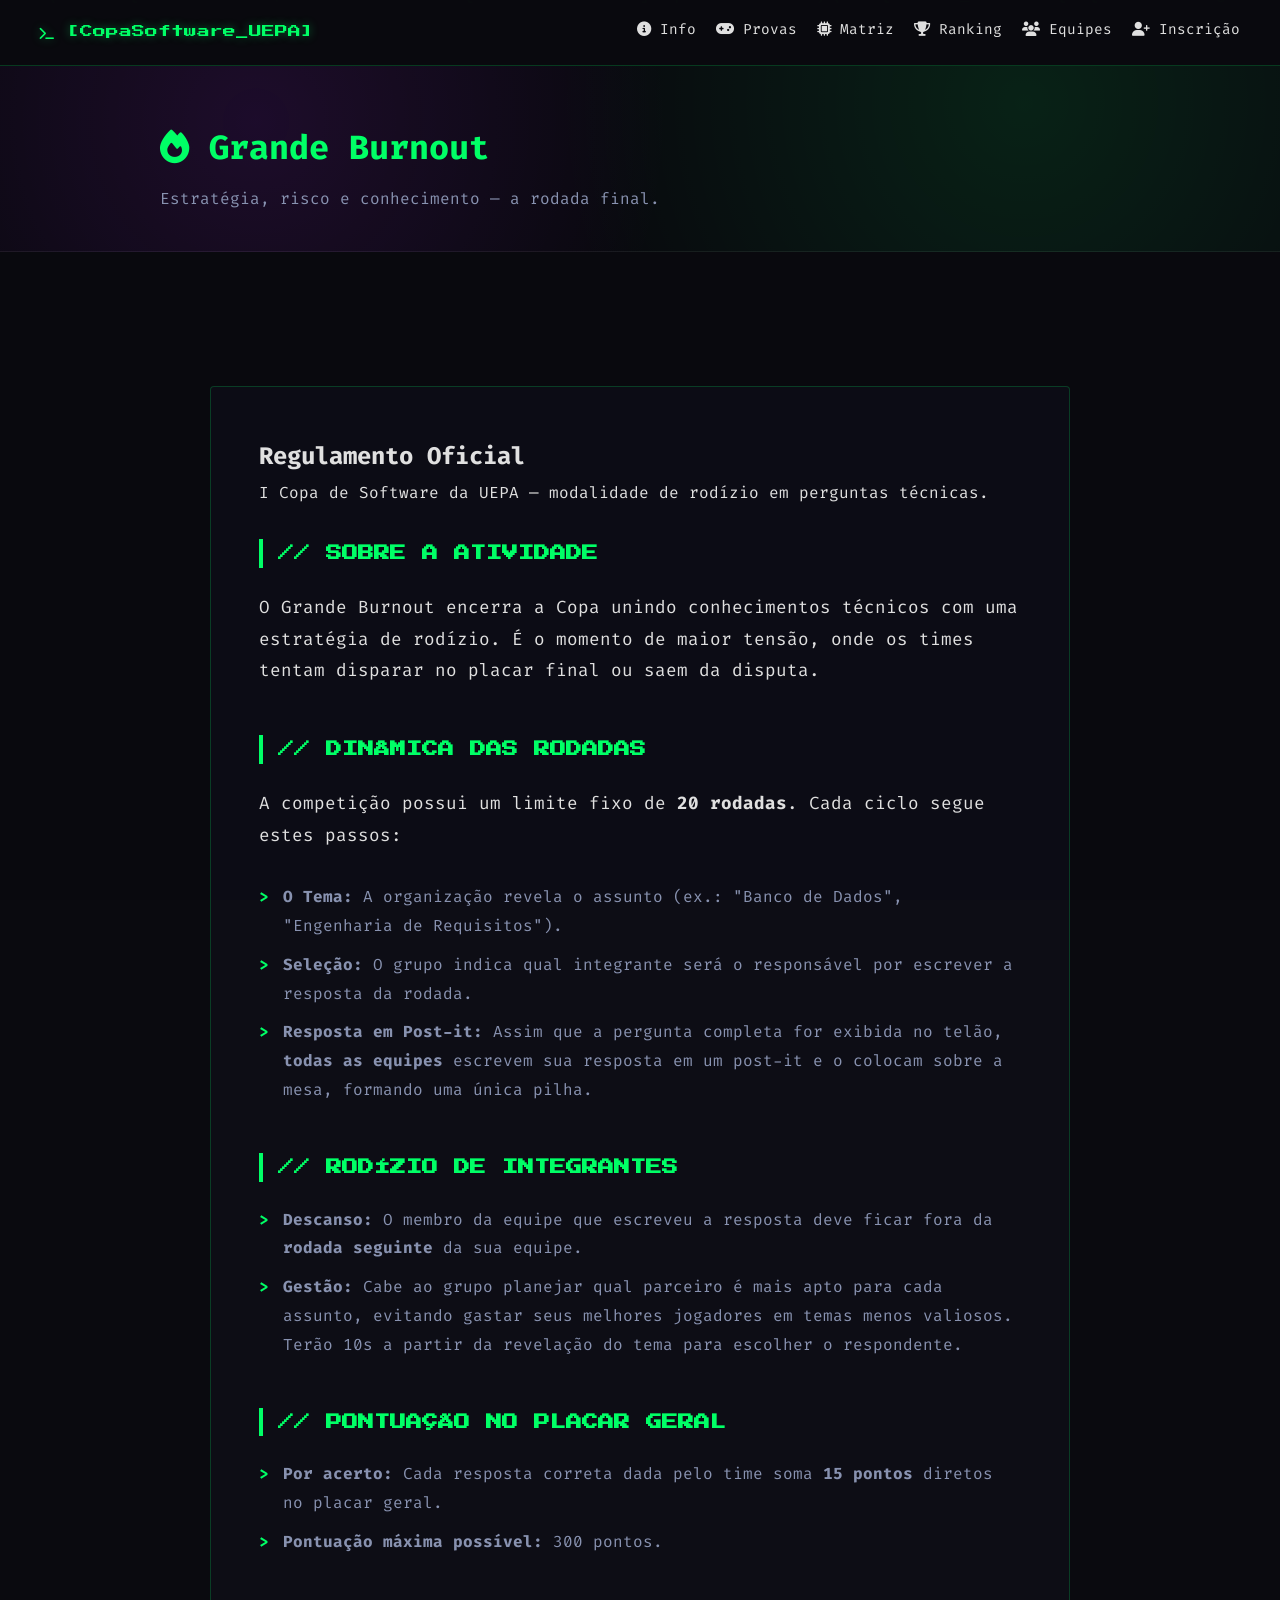
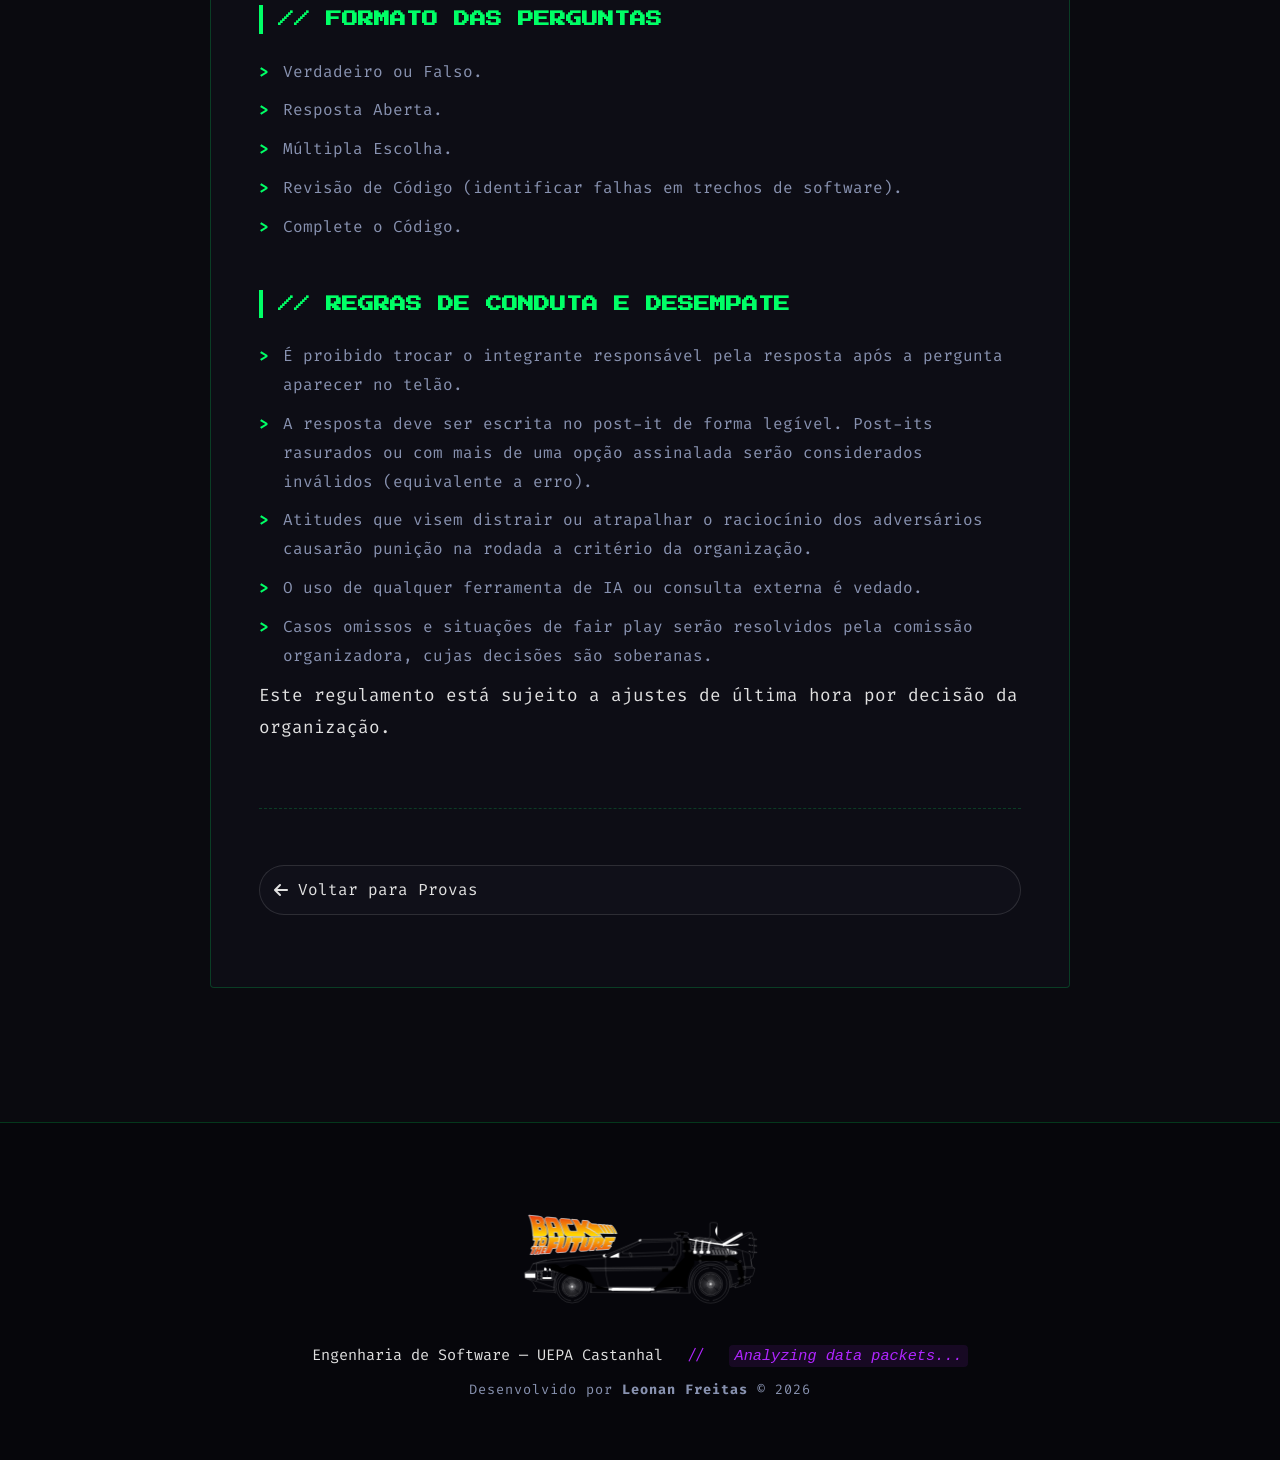
<file: regras_burnout.html>
<!doctype html>
<html lang="pt-BR">
    <head>
        <meta charset="UTF-8" />
        <meta name="viewport" content="width=device-width, initial-scale=1.0" />
        <title>Grande Burnout — Copa de Software</title>
        <link
            href="https://cdnjs.cloudflare.com/ajax/libs/font-awesome/6.4.0/css/all.min.css"
            rel="stylesheet"
        />
        <link
            href="https://fonts.googleapis.com/css2?family=Fira+Code:wght@300;400;700&family=Press+Start+2P&display=swap"
            rel="stylesheet"
        />
        <link rel="stylesheet" href="css/style.css" />
        <link rel="stylesheet" href="css/effects/delorean-anim.css" />
        <link rel="icon" href="assets/starwars.png" />
    </head>

    <body class="page-rules-detail">
        <nav class="navbar">
            <div class="logo">
                <i class="fa-solid fa-terminal"></i> [CopaSoftware_UEPA]
            </div>
            <div class="menu-toggle" id="menuToggle">
                <span class="bar"></span>
                <span class="bar"></span>
                <span class="bar"></span>
            </div>
            <div class="nav-links" id="navLinks">
                <a href="index.html#info" title="Informações gerais"
                    ><i class="fa-solid fa-circle-info"></i> Info</a
                >
                <a href="index.html#desafios" title="Modalidades de prova"
                    ><i class="fa-solid fa-gamepad"></i> Provas</a
                >
                <a href="index.html#matriz" title="Macroáreas de estudo"
                    ><i class="fa-solid fa-microchip"></i> Matriz</a
                >
                <a href="ranking.html" title="Classificação ao vivo"
                    ><i class="fa-solid fa-trophy"></i> Ranking</a
                >
                <a href="equipes.html" title="Times confirmados"
                    ><i class="fa-solid fa-users"></i> Equipes</a
                >
                <a href="inscricao.html" title="Garanta sua vaga"
                    ><i class="fa-solid fa-user-plus"></i> Inscrição</a
                >
            </div>
        </nav>

        <header class="sub-hero">
            <div class="sub-hero-inner">
                <h1 class="sub-title">
                    <i class="fa-solid fa-fire"></i> Grande Burnout
                </h1>
                <p class="sub-text">
                    Estratégia, risco e conhecimento — a rodada final.
                </p>
            </div>
        </header>

        <main class="container rules-container">
            <article class="rules-paper">
                <h1 class="rules-title">Regulamento Oficial</h1>
                <p class="rules-intro">
                    I Copa de Software da UEPA — modalidade de rodízio em
                    perguntas técnicas.
                </p>

                <section class="rules-section">
                    <h2>// SOBRE A ATIVIDADE</h2>
                    <p>
                        O Grande Burnout encerra a Copa unindo conhecimentos
                        técnicos com uma estratégia de rodízio. É o momento de
                        maior tensão, onde os times tentam disparar no placar
                        final ou saem da disputa.
                    </p>
                </section>

                <section class="rules-section">
                    <h2>// DINÂMICA DAS RODADAS</h2>
                    <p>
                        A competição possui um limite fixo de
                        <strong>20 rodadas</strong>. Cada ciclo segue estes
                        passos:
                    </p>
                    <ol class="rules-list">
                        <li>
                            <strong>O Tema:</strong> A organização revela o
                            assunto (ex.: "Banco de Dados", "Engenharia de
                            Requisitos").
                        </li>
                        <li>
                            <strong>Seleção:</strong> O grupo indica qual
                            integrante será o responsável por escrever a
                            resposta da rodada.
                        </li>
                        <li>
                            <strong>Resposta em Post-it:</strong> Assim que a
                            pergunta completa for exibida no telão,
                            <strong>todas as equipes</strong> escrevem sua
                            resposta em um post-it e o colocam sobre a mesa,
                            formando uma única pilha.
                        </li>
                    </ol>
                </section>

                <section class="rules-section">
                    <h2>// RODÍZIO DE INTEGRANTES</h2>
                    <ul class="rules-list">
                        <li>
                            <strong>Descanso:</strong> O membro da equipe que
                            escreveu a resposta deve ficar fora da
                            <strong>rodada seguinte</strong> da sua equipe.
                        </li>
                        <li>
                            <strong>Gestão:</strong> Cabe ao grupo planejar qual
                            parceiro é mais apto para cada assunto, evitando
                            gastar seus melhores jogadores em temas menos
                            valiosos. Terão 10s a partir da revelação do tema
                            para escolher o respondente.
                        </li>
                    </ul>
                </section>

                <section class="rules-section">
                    <h2>// PONTUAÇÃO NO PLACAR GERAL</h2>
                    <ul class="rules-list">
                        <li>
                            <strong>Por acerto:</strong> Cada resposta correta
                            dada pelo time soma
                            <strong>15 pontos</strong> diretos no placar geral.
                        </li>

                        <li>
                            <strong>Pontuação máxima possível:</strong> 300
                            pontos.
                        </li>
                    </ul>
                </section>

                <section class="rules-section">
                    <h2>// FORMATO DAS PERGUNTAS</h2>
                    <ul class="rules-list">
                        <li>Verdadeiro ou Falso.</li>
                        <li>Resposta Aberta.</li>
                        <li>Múltipla Escolha.</li>
                        <li>
                            Revisão de Código (identificar falhas em trechos de
                            software).
                        </li>
                        <li>Complete o Código.</li>
                    </ul>
                </section>

                <section class="rules-section">
                    <h2>// REGRAS DE CONDUTA E DESEMPATE</h2>
                    <ul class="rules-list">
                        <li>
                            É proibido trocar o integrante responsável pela
                            resposta após a pergunta aparecer no telão.
                        </li>
                        <li>
                            A resposta deve ser escrita no post-it de forma
                            legível. Post-its rasurados ou com mais de uma opção
                            assinalada serão considerados inválidos (equivalente
                            a erro).
                        </li>
                        <li>
                            Atitudes que visem distrair ou atrapalhar o
                            raciocínio dos adversários causarão punição na
                            rodada a critério da organização.
                        </li>
                        <li>
                            O uso de qualquer ferramenta de IA ou consulta
                            externa é vedado.
                        </li>
                        <li>
                            Casos omissos e situações de fair play serão
                            resolvidos pela comissão organizadora, cujas
                            decisões são soberanas.
                        </li>
                    </ul>
                    <p class="note">
                        Este regulamento está sujeito a ajustes de última hora
                        por decisão da organização.
                    </p>
                </section>

                <div class="cta-regulamento">
                    <a href="index.html#desafios" class="link-chip">
                        <i class="fa-solid fa-arrow-left"></i> Voltar para
                        Provas
                    </a>
                </div>
            </article>
        </main>

        <footer class="main-footer">
            <div class="footer-content">
                <div class="footer-visual">
                    <div id="delorean-display"></div>
                </div>
                <div class="footer-text">
                    <div class="footer-brand">
                        <span>Engenharia de Software — UEPA Castanhal</span>
                        <span class="separator">//</span>
                        <code
                            ><span id="rotating-phrase"
                                >Analyzing data packets...</span
                            ></code
                        >
                    </div>
                    <div class="footer-copy">
                        Desenvolvido por <strong>Leonan Freitas</strong> &copy;
                        2026
                    </div>
                </div>
            </div>
        </footer>

        <script src="js/script.js"></script>
        <script src="js/effects/hamburger.js"></script>
        <script src="js/effects/matrix.js"></script>
        <script src="js/rotating-phrases.js"></script>
        <script>
            fetch("assets/delorean-anim.html")
                .then((res) => res.text())
                .then(
                    (data) =>
                        (document.getElementById("delorean-display").innerHTML =
                            data),
                );
        </script>
    </body>
</html>
</file>
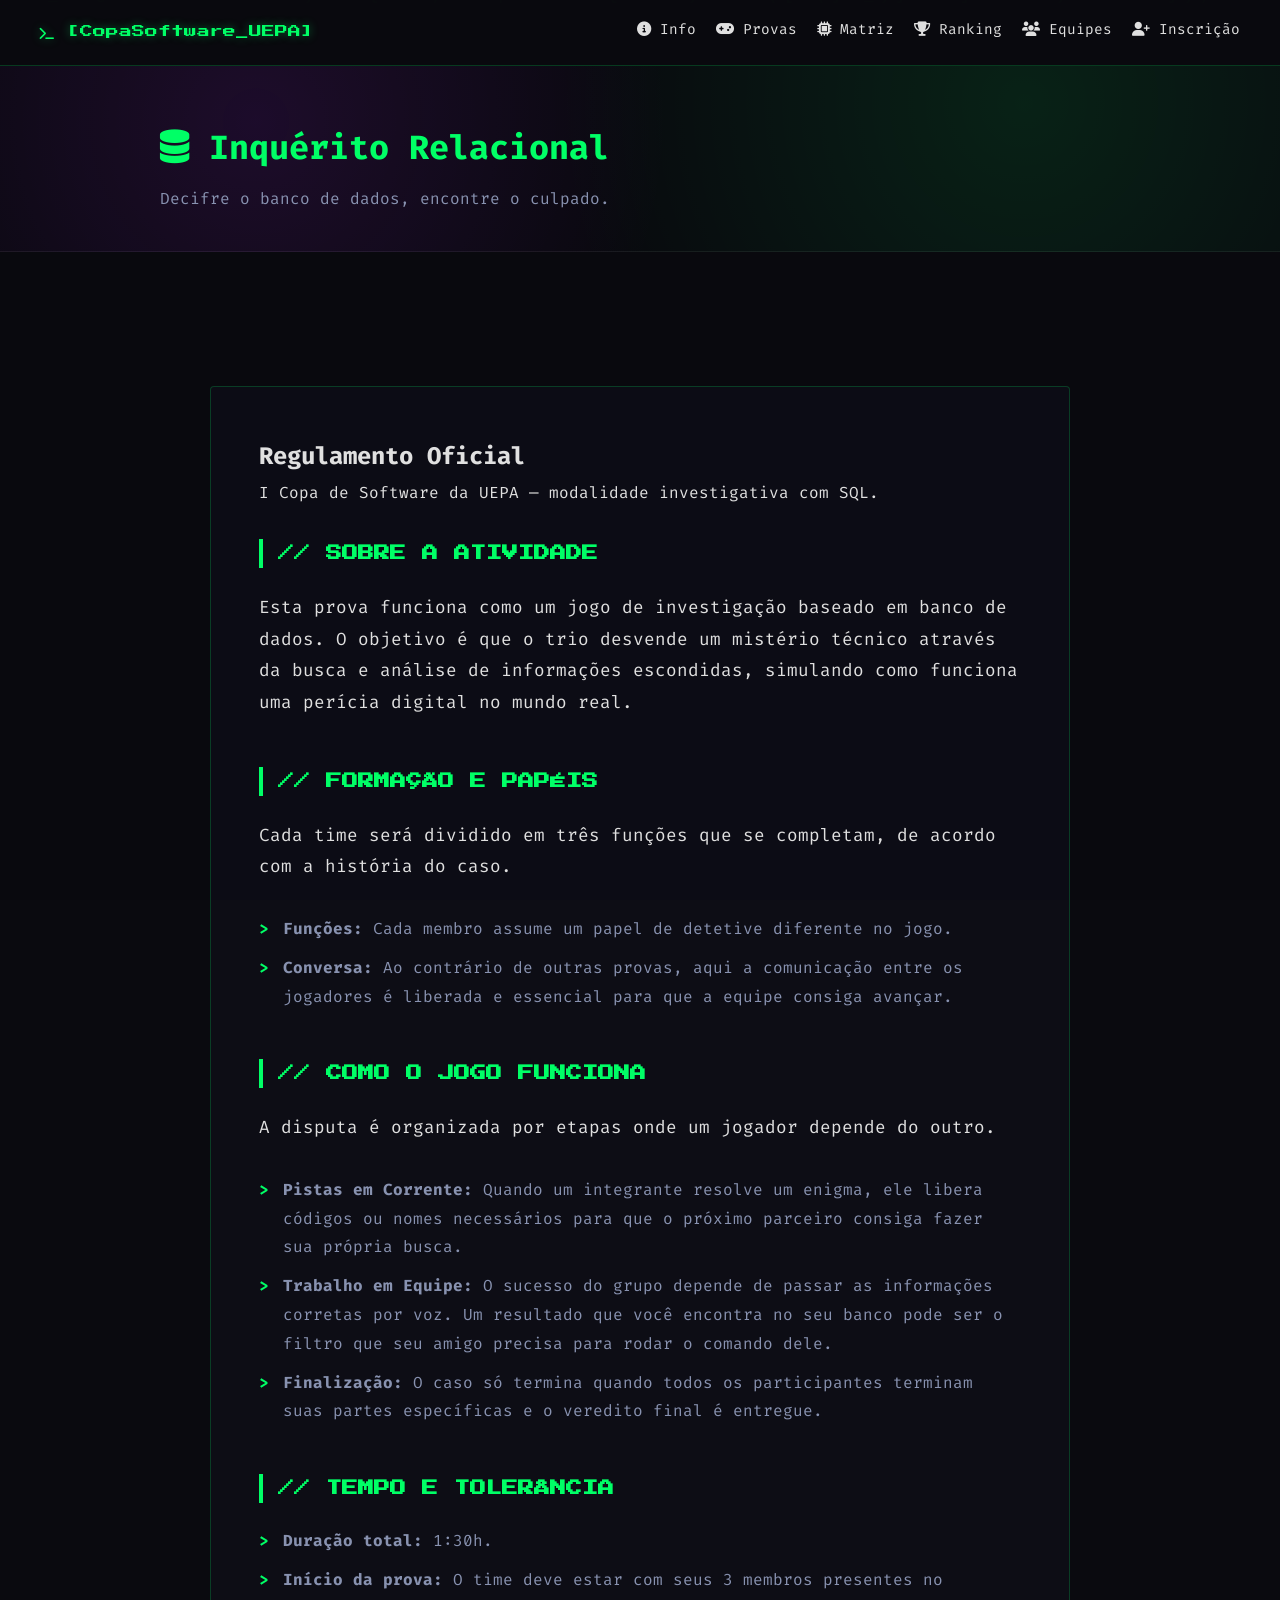
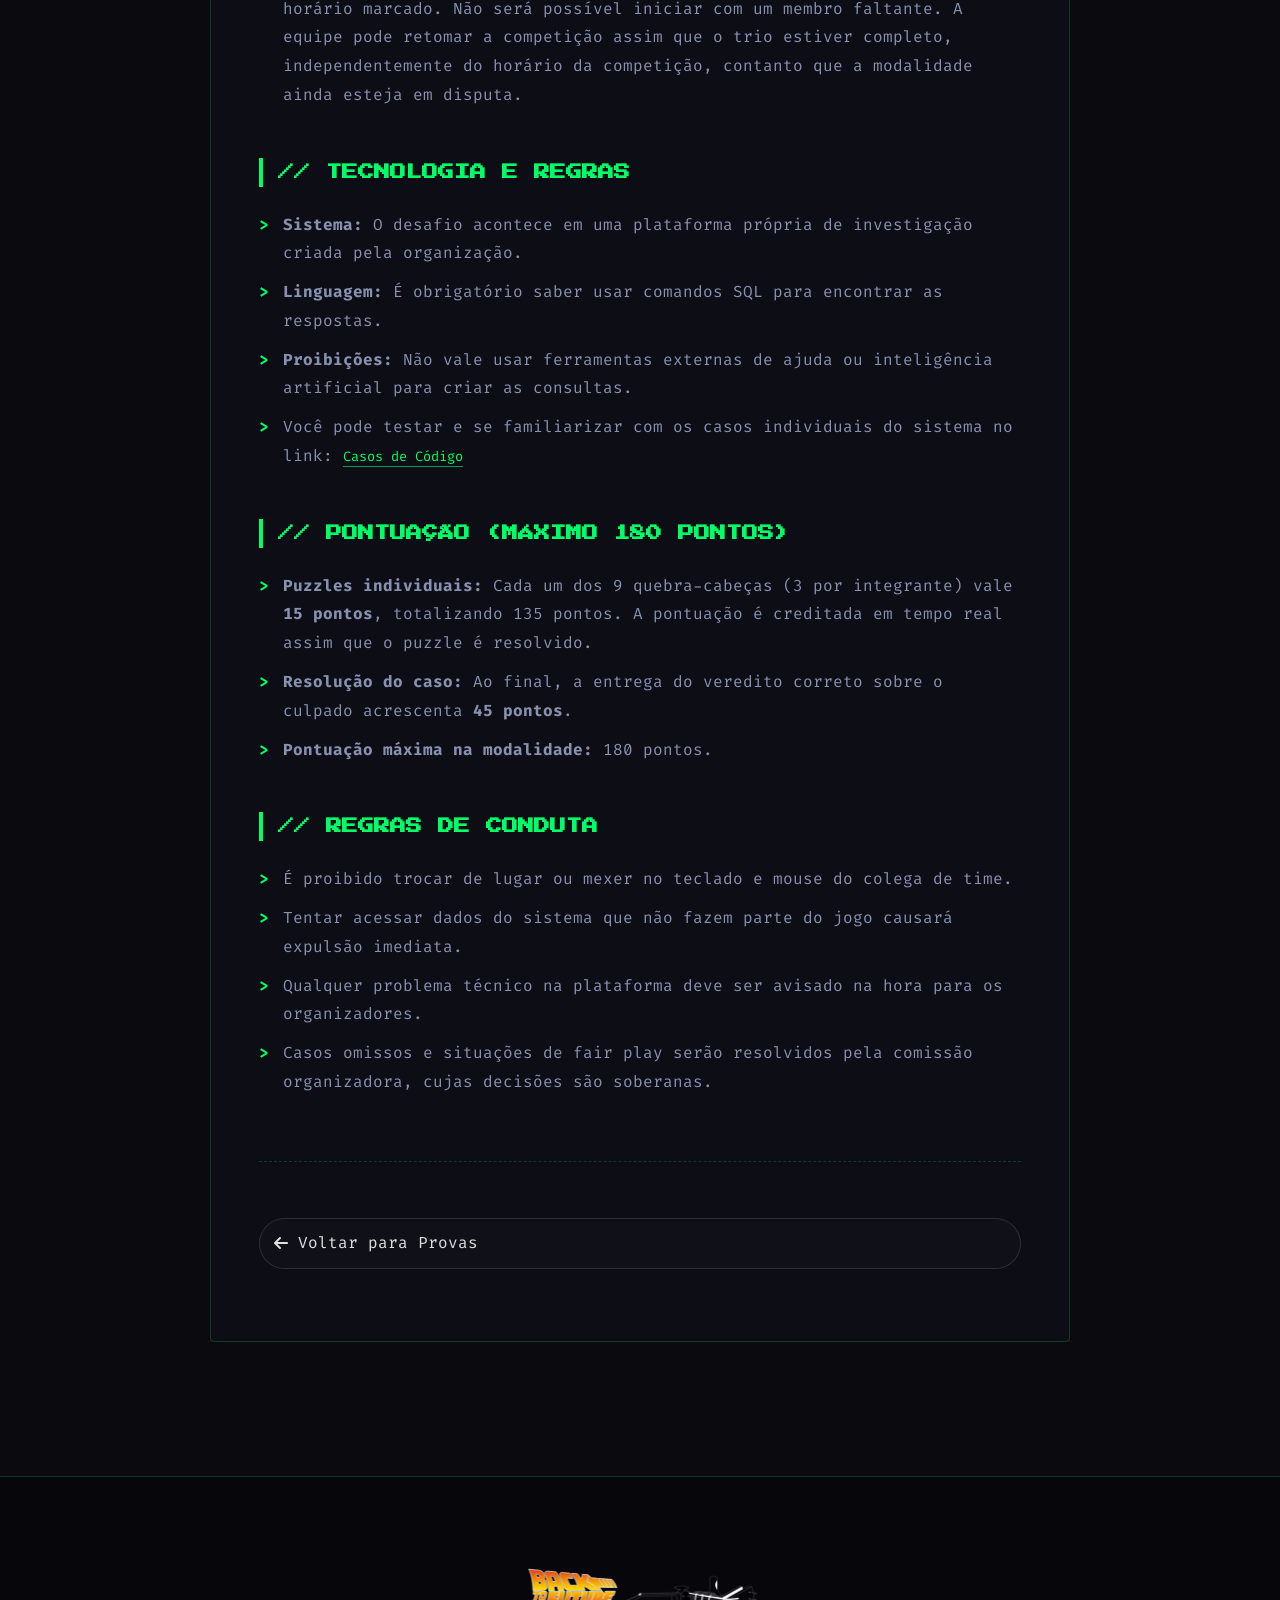
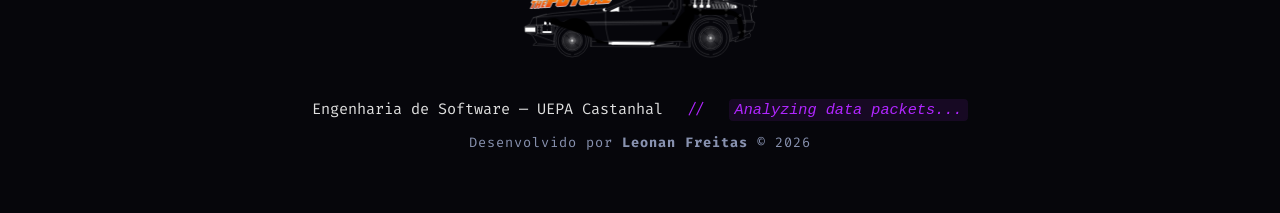
<file: regras_sql.html>
<!doctype html>
<html lang="pt-BR">
    <head>
        <meta charset="UTF-8" />
        <meta name="viewport" content="width=device-width, initial-scale=1.0" />
        <title>Inquérito Relacional — Copa de Software</title>
        <link
            href="https://cdnjs.cloudflare.com/ajax/libs/font-awesome/6.4.0/css/all.min.css"
            rel="stylesheet"
        />
        <link
            href="https://fonts.googleapis.com/css2?family=Fira+Code:wght@300;400;700&family=Press+Start+2P&display=swap"
            rel="stylesheet"
        />
        <link rel="stylesheet" href="css/style.css" />
        <link rel="stylesheet" href="css/effects/delorean-anim.css" />
        <link rel="icon" href="assets/starwars.png" />
    </head>

    <body class="page-rules-detail">
        <nav class="navbar">
            <div class="logo">
                <i class="fa-solid fa-terminal"></i> [CopaSoftware_UEPA]
            </div>
            <div class="menu-toggle" id="menuToggle">
                <span class="bar"></span>
                <span class="bar"></span>
                <span class="bar"></span>
            </div>
            <div class="nav-links" id="navLinks">
                <a href="index.html#info" title="Informações gerais"
                    ><i class="fa-solid fa-circle-info"></i> Info</a
                >
                <a href="index.html#desafios" title="Modalidades de prova"
                    ><i class="fa-solid fa-gamepad"></i> Provas</a
                >
                <a href="index.html#matriz" title="Macroáreas de estudo"
                    ><i class="fa-solid fa-microchip"></i> Matriz</a
                >
                <a href="ranking.html" title="Classificação ao vivo"
                    ><i class="fa-solid fa-trophy"></i> Ranking</a
                >
                <a href="equipes.html" title="Times confirmados"
                    ><i class="fa-solid fa-users"></i> Equipes</a
                >
                <a href="inscricao.html" title="Garanta sua vaga"
                    ><i class="fa-solid fa-user-plus"></i> Inscrição</a
                >
            </div>
        </nav>

        <header class="sub-hero">
            <div class="sub-hero-inner">
                <h1 class="sub-title">
                    <i class="fa-solid fa-database"></i> Inquérito Relacional
                </h1>
                <p class="sub-text">
                    Decifre o banco de dados, encontre o culpado.
                </p>
            </div>
        </header>

        <main class="container rules-container">
            <article class="rules-paper">
                <h1 class="rules-title">Regulamento Oficial</h1>
                <p class="rules-intro">
                    I Copa de Software da UEPA — modalidade investigativa com
                    SQL.
                </p>

                <section class="rules-section">
                    <h2>// SOBRE A ATIVIDADE</h2>
                    <p>
                        Esta prova funciona como um jogo de investigação baseado
                        em banco de dados. O objetivo é que o trio desvende um
                        mistério técnico através da busca e análise de
                        informações escondidas, simulando como funciona uma
                        perícia digital no mundo real.
                    </p>
                </section>

                <section class="rules-section">
                    <h2>// FORMAÇÃO E PAPÉIS</h2>
                    <p>
                        Cada time será dividido em três funções que se
                        completam, de acordo com a história do caso.
                    </p>
                    <ul class="rules-list">
                        <li>
                            <strong>Funções:</strong> Cada membro assume um
                            papel de detetive diferente no jogo.
                        </li>
                        <li>
                            <strong>Conversa:</strong> Ao contrário de outras
                            provas, aqui a comunicação entre os jogadores é
                            liberada e essencial para que a equipe consiga
                            avançar.
                        </li>
                    </ul>
                </section>

                <section class="rules-section">
                    <h2>// COMO O JOGO FUNCIONA</h2>
                    <p>
                        A disputa é organizada por etapas onde um jogador
                        depende do outro.
                    </p>
                    <ul class="rules-list">
                        <li>
                            <strong>Pistas em Corrente:</strong> Quando um
                            integrante resolve um enigma, ele libera códigos ou
                            nomes necessários para que o próximo parceiro
                            consiga fazer sua própria busca.
                        </li>
                        <li>
                            <strong>Trabalho em Equipe:</strong> O sucesso do
                            grupo depende de passar as informações corretas por
                            voz. Um resultado que você encontra no seu banco
                            pode ser o filtro que seu amigo precisa para rodar o
                            comando dele.
                        </li>
                        <li>
                            <strong>Finalização:</strong> O caso só termina
                            quando todos os participantes terminam suas partes
                            específicas e o veredito final é entregue.
                        </li>
                    </ul>
                </section>

                <section class="rules-section">
                    <h2>// TEMPO E TOLERÂNCIA</h2>
                    <ul class="rules-list">
                        <li><strong>Duração total:</strong> 1:30h.</li>
                        <li>
                            <strong>Início da prova:</strong> O time deve estar
                            com seus 3 membros presentes no horário marcado. Não
                            será possível iniciar com um membro faltante. A
                            equipe pode retomar a competição assim que o trio
                            estiver completo, independentemente do horário da
                            competição, contanto que a modalidade ainda esteja
                            em disputa.
                        </li>
                    </ul>
                </section>

                <section class="rules-section">
                    <h2>// TECNOLOGIA E REGRAS</h2>
                    <ul class="rules-list">
                        <li>
                            <strong>Sistema:</strong> O desafio acontece em uma
                            plataforma própria de investigação criada pela
                            organização.
                        </li>
                        <li>
                            <strong>Linguagem:</strong> É obrigatório saber usar
                            comandos SQL para encontrar as respostas.
                        </li>
                        <li>
                            <strong>Proibições:</strong> Não vale usar
                            ferramentas externas de ajuda ou inteligência
                            artificial para criar as consultas.
                        </li>
                        <li>
                            Você pode testar e se familiarizar com os casos
                            individuais do sistema no link:
                            <a
                                class="system-link"
                                href="https://casosdecodigo.onrender.com/"
                                target="_blank"
                                rel="noopener noreferrer"
                                >Casos de Código</a
                            >
                        </li>
                    </ul>
                </section>

                <section class="rules-section">
                    <h2>// PONTUAÇÃO (MÁXIMO 180 PONTOS)</h2>
                    <ul class="rules-list">
                        <li>
                            <strong>Puzzles individuais:</strong> Cada um dos 9
                            quebra-cabeças (3 por integrante) vale
                            <strong>15 pontos</strong>, totalizando 135 pontos.
                            A pontuação é creditada em tempo real assim que o
                            puzzle é resolvido.
                        </li>
                        <li>
                            <strong>Resolução do caso:</strong> Ao final, a
                            entrega do veredito correto sobre o culpado
                            acrescenta <strong>45 pontos</strong>.
                        </li>
                        <li>
                            <strong>Pontuação máxima na modalidade:</strong> 180
                            pontos.
                        </li>
                    </ul>
                </section>

                <section class="rules-section">
                    <h2>// REGRAS DE CONDUTA</h2>
                    <ul class="rules-list">
                        <li>
                            É proibido trocar de lugar ou mexer no teclado e
                            mouse do colega de time.
                        </li>
                        <li>
                            Tentar acessar dados do sistema que não fazem parte
                            do jogo causará expulsão imediata.
                        </li>
                        <li>
                            Qualquer problema técnico na plataforma deve ser
                            avisado na hora para os organizadores.
                        </li>
                        <li>
                            Casos omissos e situações de fair play serão
                            resolvidos pela comissão organizadora, cujas
                            decisões são soberanas.
                        </li>
                    </ul>
                </section>

                <div class="cta-regulamento">
                    <a href="index.html#desafios" class="link-chip">
                        <i class="fa-solid fa-arrow-left"></i> Voltar para
                        Provas
                    </a>
                </div>
            </article>
        </main>

        <footer class="main-footer">
            <div class="footer-content">
                <div class="footer-visual">
                    <div id="delorean-display"></div>
                </div>
                <div class="footer-text">
                    <div class="footer-brand">
                        <span>Engenharia de Software — UEPA Castanhal</span>
                        <span class="separator">//</span>
                        <code
                            ><span id="rotating-phrase"
                                >Analyzing data packets...</span
                            ></code
                        >
                    </div>
                    <div class="footer-copy">
                        Desenvolvido por <strong>Leonan Freitas</strong> &copy;
                        2026
                    </div>
                </div>
            </div>
        </footer>

        <script src="js/script.js"></script>
        <script src="js/effects/hamburger.js"></script>
        <script src="js/effects/matrix.js"></script>
        <script src="js/rotating-phrases.js"></script>
        <script>
            fetch("assets/delorean-anim.html")
                .then((res) => res.text())
                .then(
                    (data) =>
                        (document.getElementById("delorean-display").innerHTML =
                            data),
                );
        </script>
    </body>
</html>
</file>
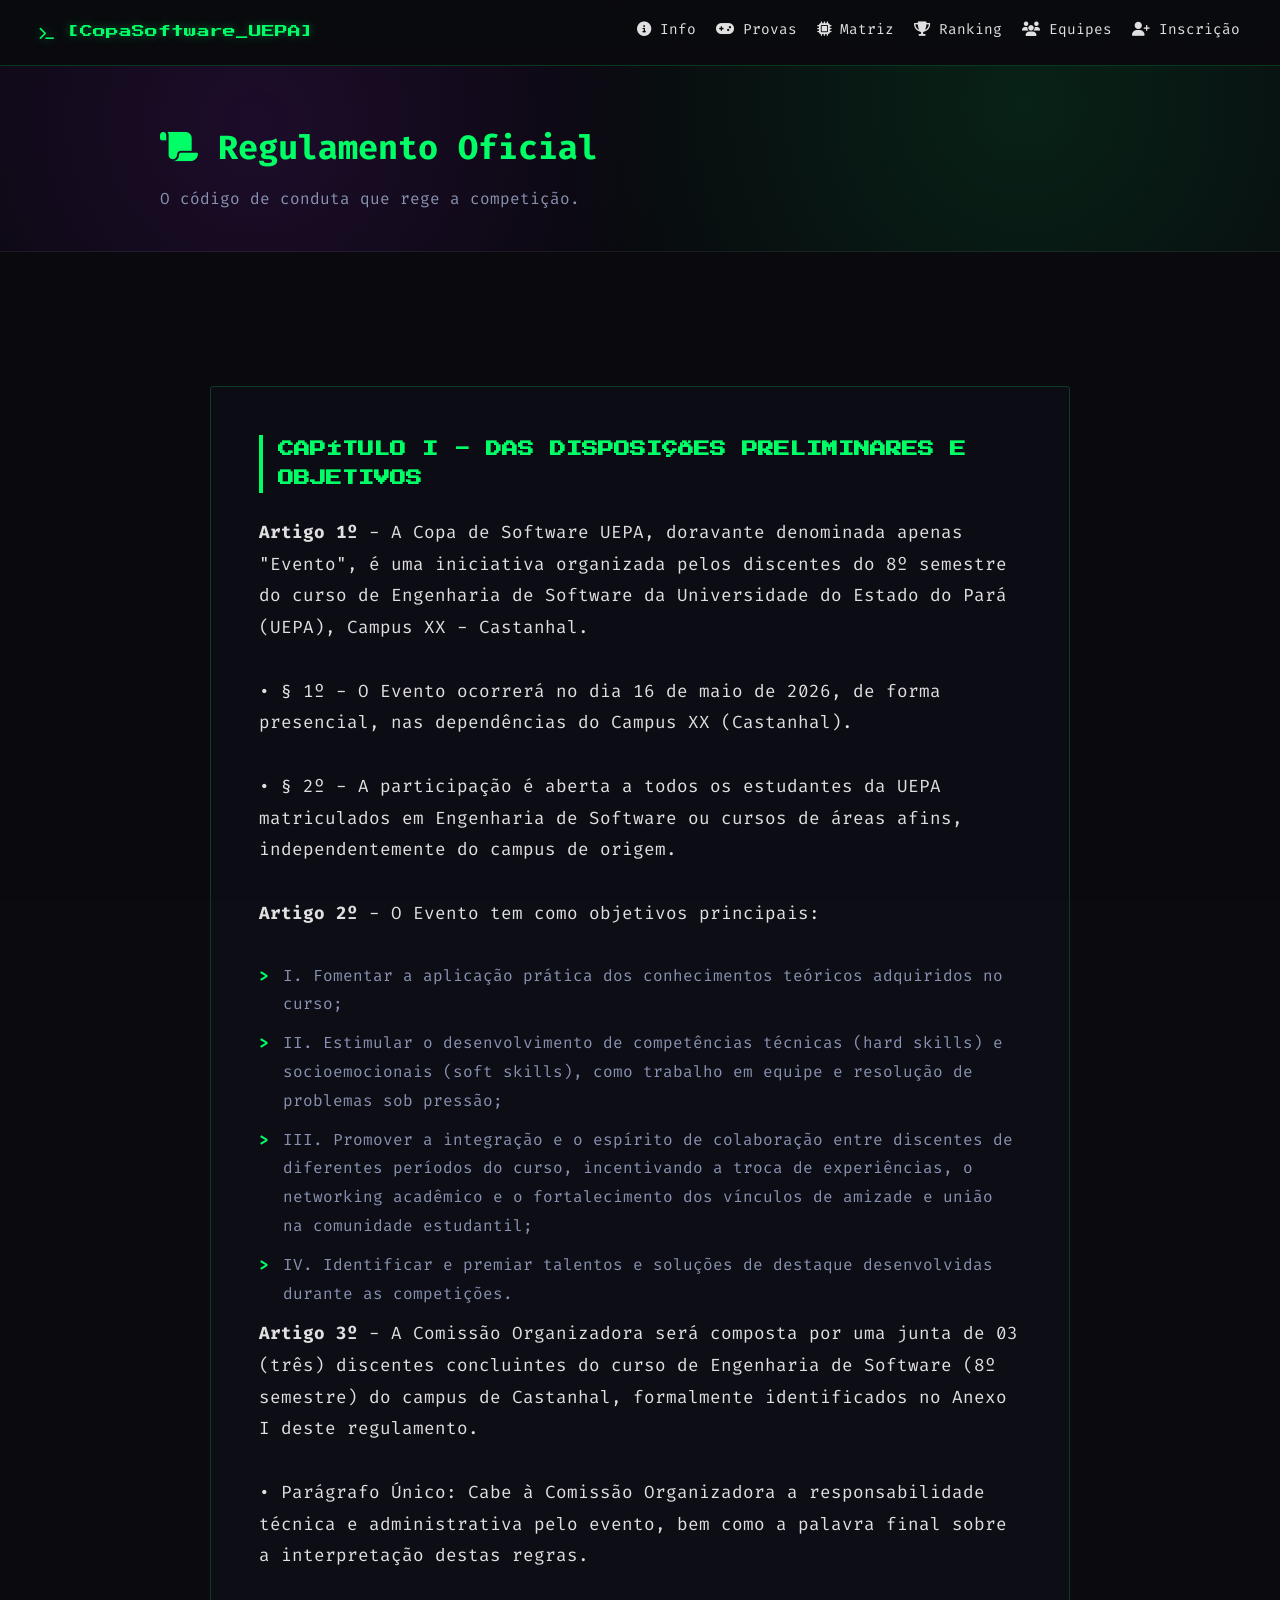
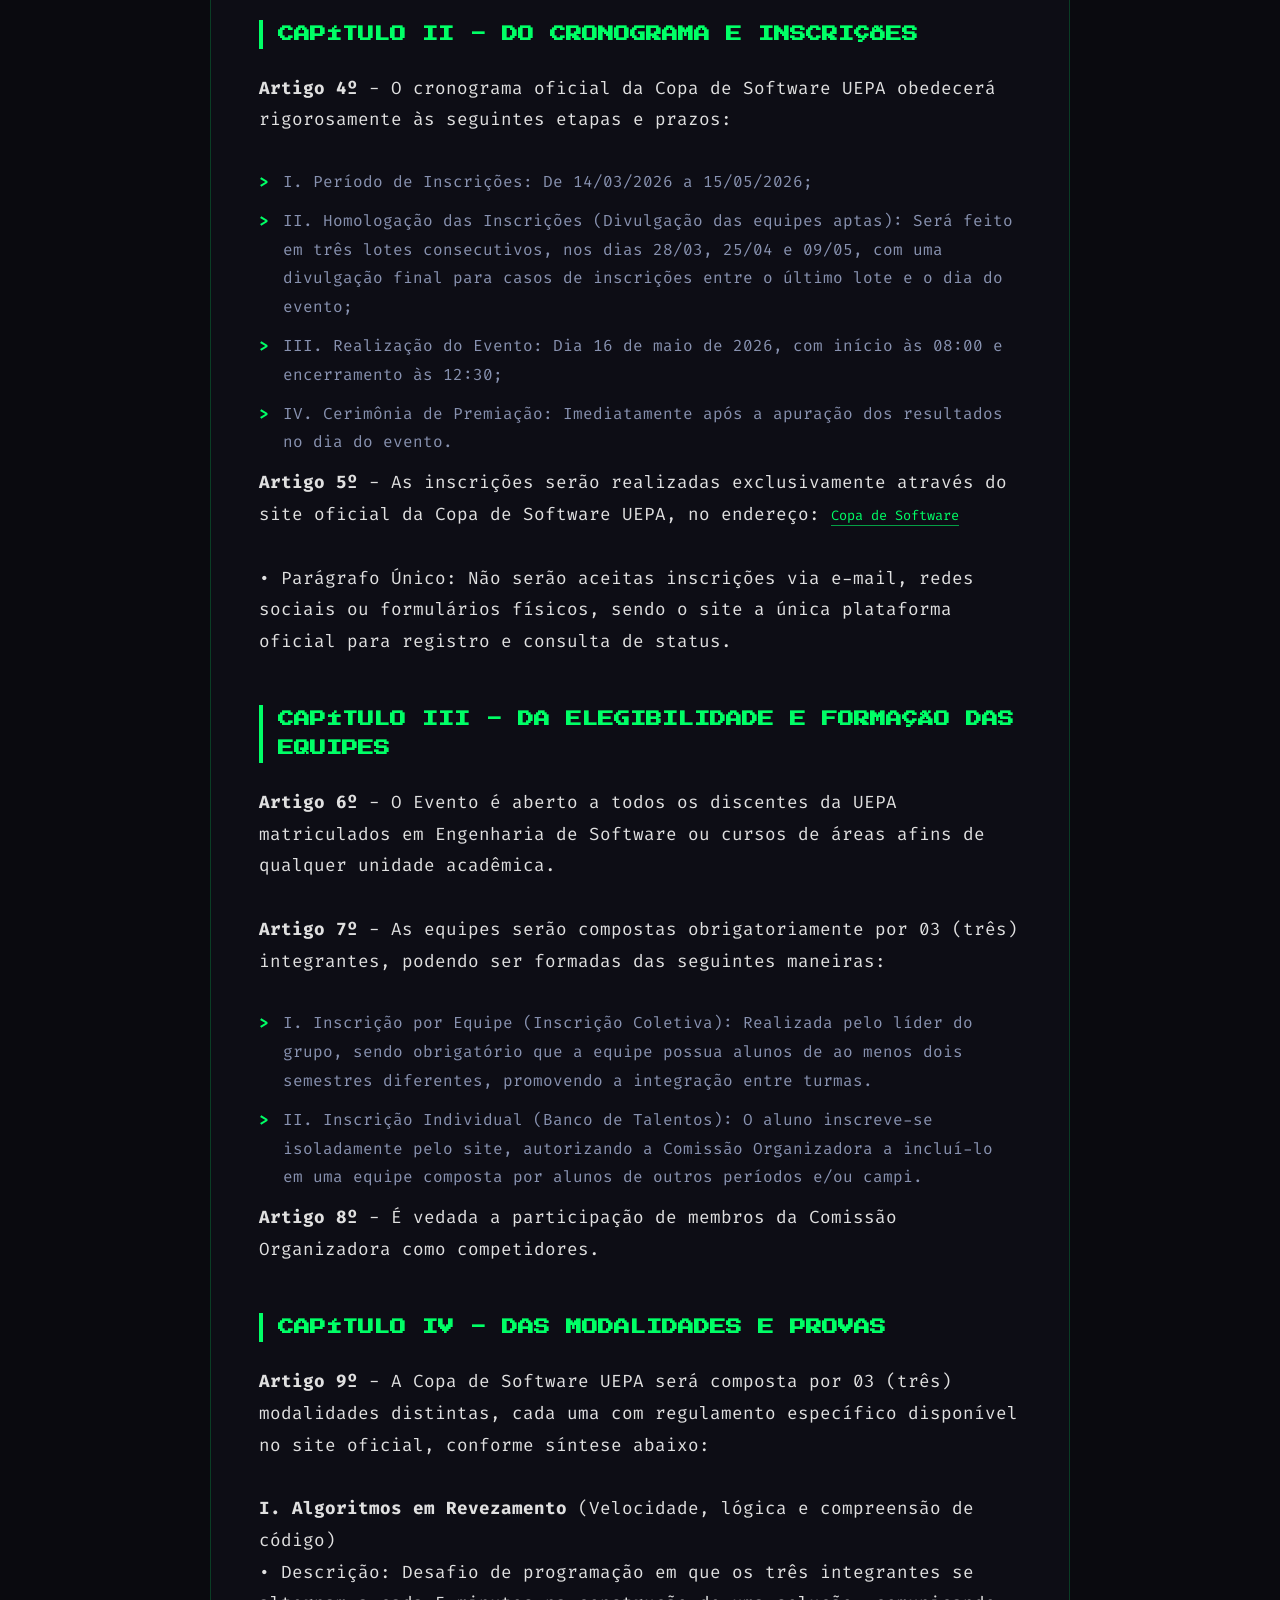
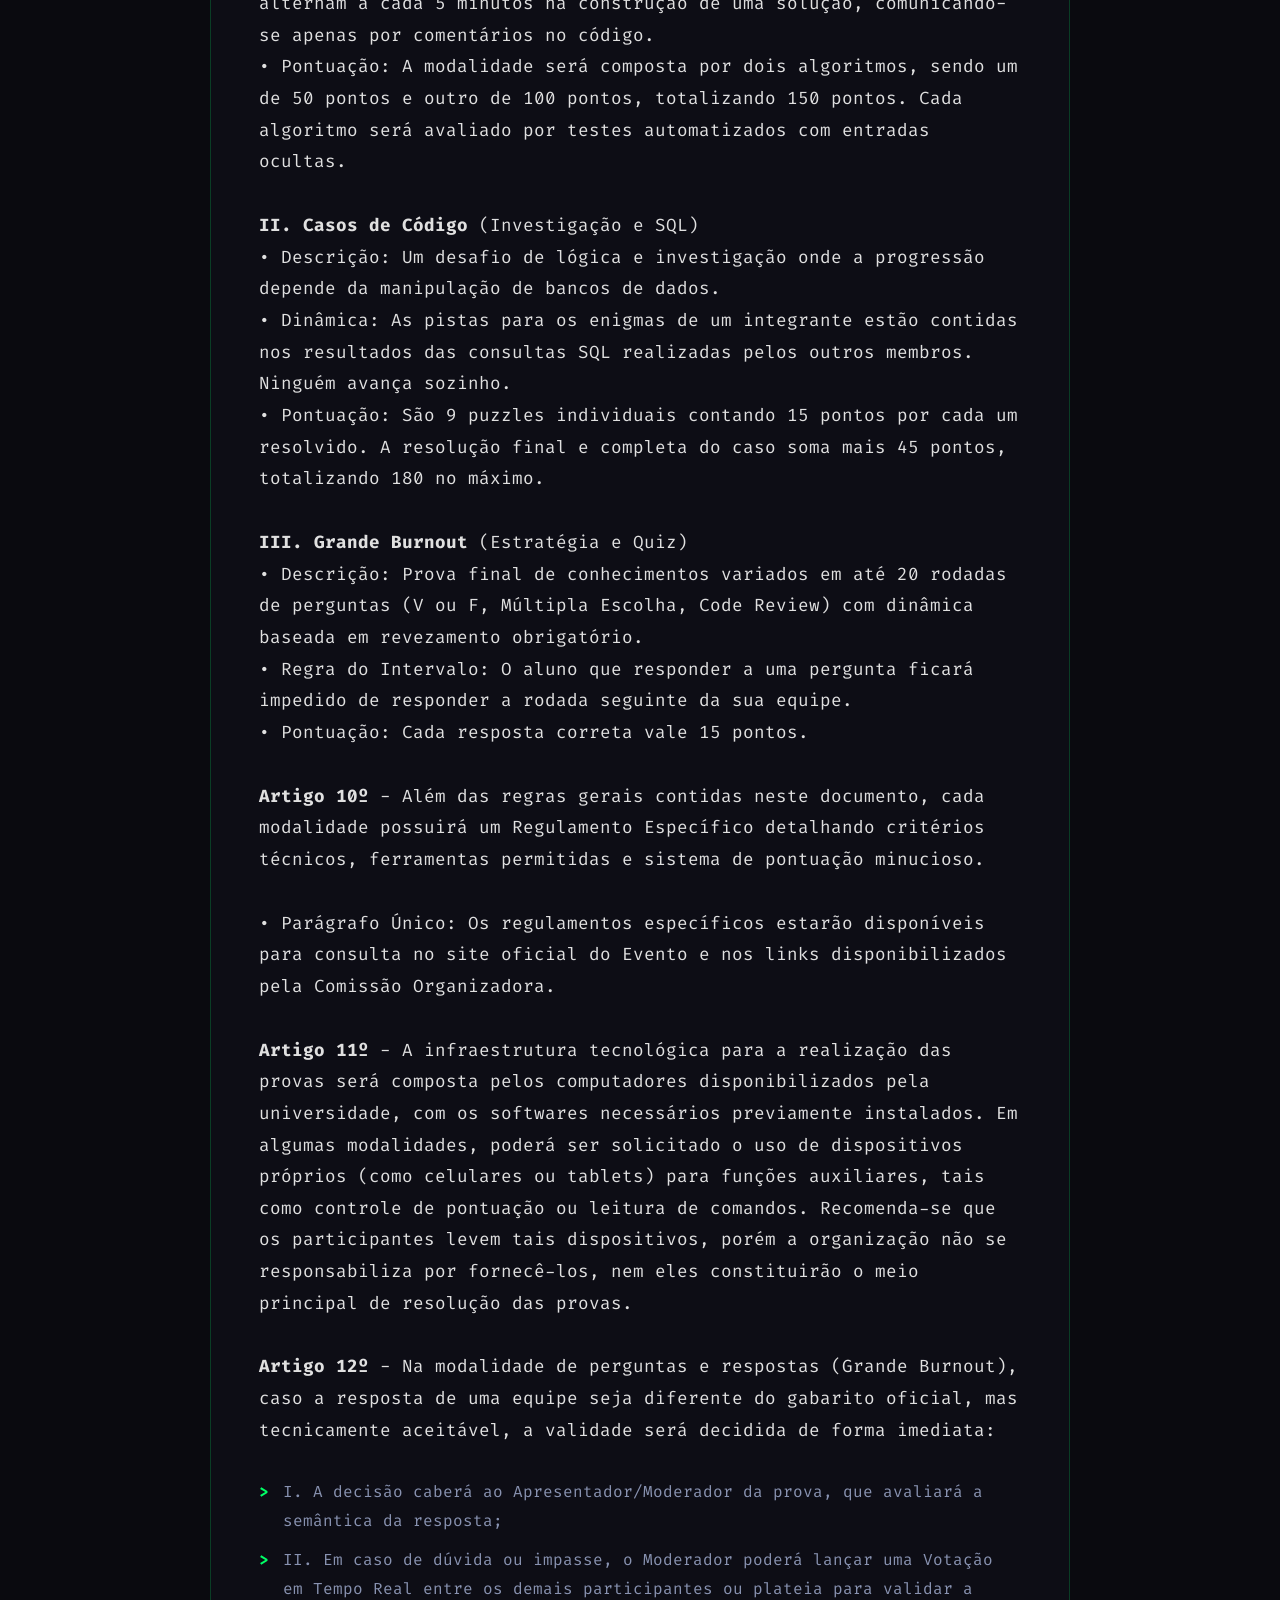
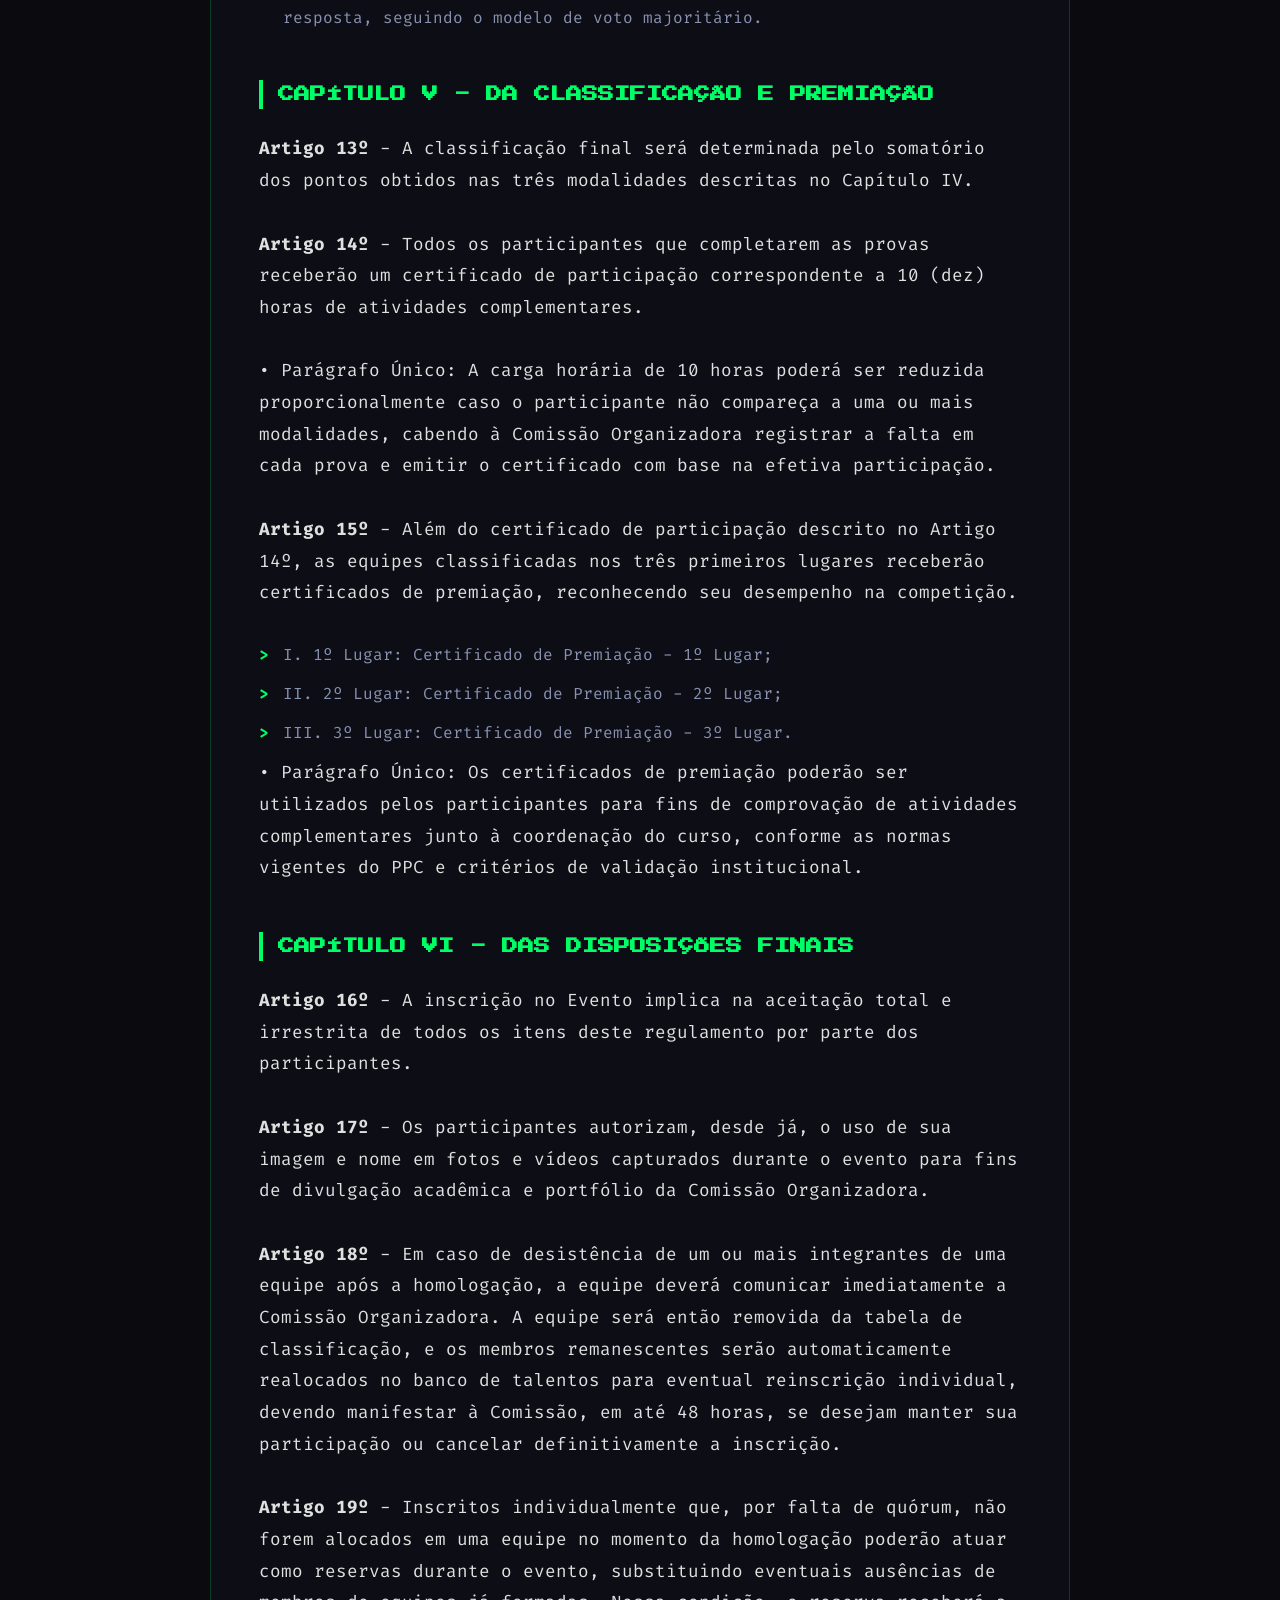
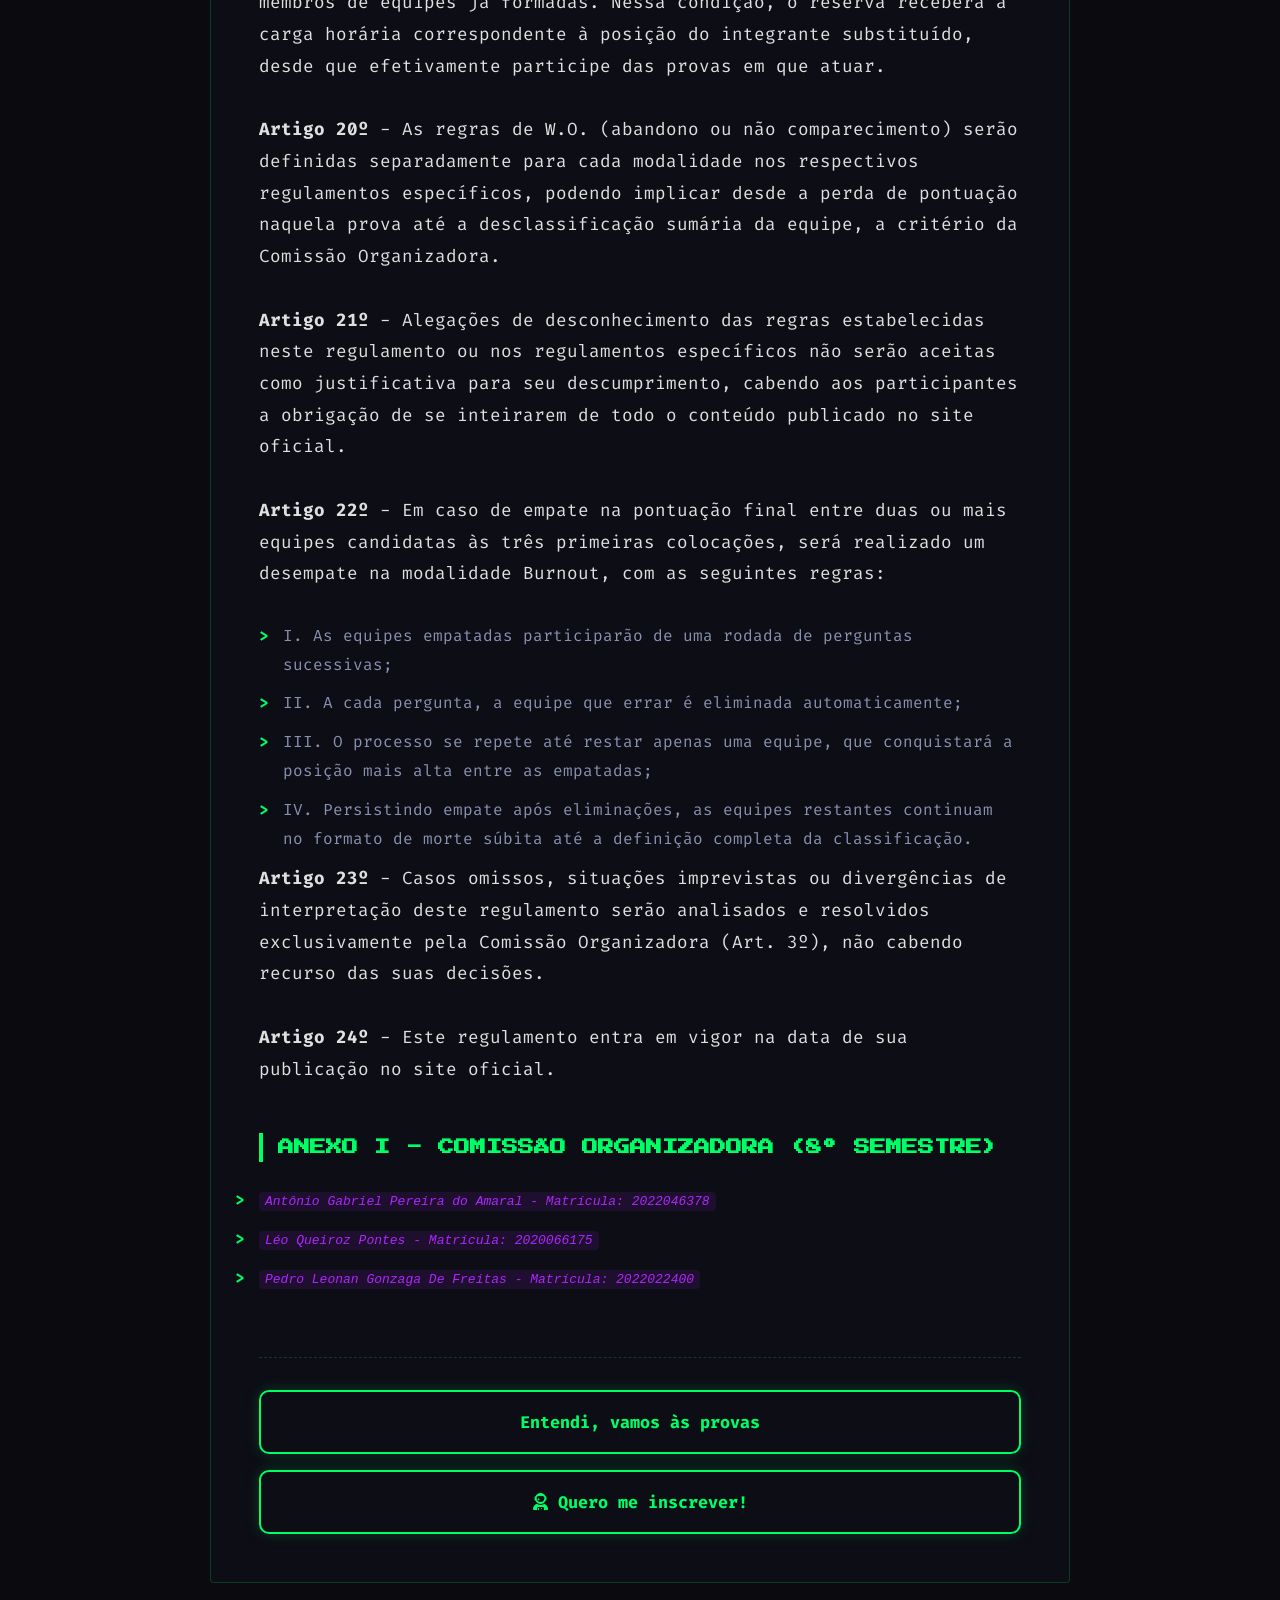
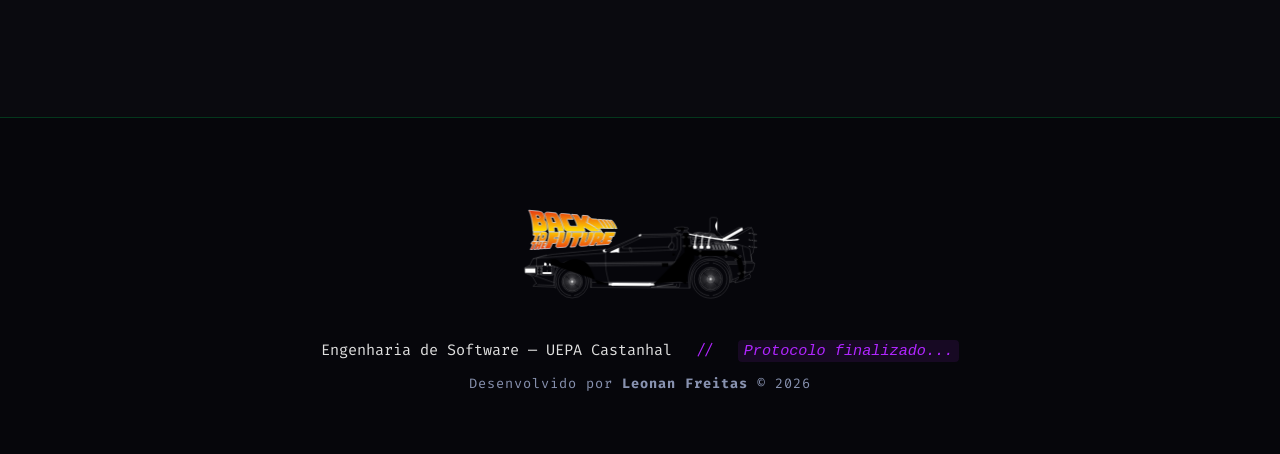
<file: regulamento.html>
<!doctype html>
<html lang="pt-BR">
    <head>
        <meta charset="UTF-8" />
        <meta name="viewport" content="width=device-width, initial-scale=1.0" />
        <title>Regulamento — Copa de Software</title>
        <link
            href="https://cdnjs.cloudflare.com/ajax/libs/font-awesome/6.4.0/css/all.min.css"
            rel="stylesheet"
        />
        <link
            href="https://fonts.googleapis.com/css2?family=Fira+Code:wght@300;400;700&family=Press+Start+2P&display=swap"
            rel="stylesheet"
        />
        <link rel="stylesheet" href="css/style.css" />
        <link rel="stylesheet" href="css/effects/delorean-anim.css" />
        <link rel="icon" href="assets/starwars.png" />
    </head>

    <body class="page-rules-content">
        <nav class="navbar">
            <div class="logo">
                <i class="fa-solid fa-terminal"></i> [CopaSoftware_UEPA]
            </div>
            <div class="menu-toggle" id="menuToggle">
                <span class="bar"></span>
                <span class="bar"></span>
                <span class="bar"></span>
            </div>
            <div class="nav-links" id="navLinks">
                <a href="index.html#info" title="Informações gerais"
                    ><i class="fa-solid fa-circle-info"></i> Info</a
                >
                <a href="index.html#desafios" title="Modalidades de prova"
                    ><i class="fa-solid fa-gamepad"></i> Provas</a
                >
                <a href="index.html#matriz" title="Macroáreas de estudo"
                    ><i class="fa-solid fa-microchip"></i> Matriz</a
                >
                <a href="ranking.html" title="Classificação ao vivo"
                    ><i class="fa-solid fa-trophy"></i> Ranking</a
                >
                <a href="equipes.html" title="Times confirmados"
                    ><i class="fa-solid fa-users"></i> Equipes</a
                >
                <a href="inscricao.html" title="Garanta sua vaga"
                    ><i class="fa-solid fa-user-plus"></i> Inscrição</a
                >
            </div>
        </nav>

        <header class="sub-hero">
            <div class="sub-hero-inner">
                <h1 class="sub-title">
                    <i class="fa-solid fa-scroll"></i> Regulamento Oficial
                </h1>
                <p class="sub-text">
                    O código de conduta que rege a competição.
                </p>
            </div>
        </header>

        <main class="container rules-container">
            <article class="rules-paper">
                <!-- CAPÍTULO I -->

                <section class="rules-section">
                    <h2>
                        CAPÍTULO I - DAS DISPOSIÇÕES PRELIMINARES E OBJETIVOS
                    </h2>
                    <p>
                        <strong>Artigo 1º</strong> - A Copa de Software UEPA,
                        doravante denominada apenas "Evento", é uma iniciativa
                        organizada pelos discentes do 8º semestre do curso de
                        Engenharia de Software da Universidade do Estado do Pará
                        (UEPA), Campus XX - Castanhal.
                    </p>
                    <p>
                        • § 1º - O Evento ocorrerá no dia 16 de maio de 2026, de
                        forma presencial, nas dependências do Campus XX
                        (Castanhal).
                    </p>
                    <p>
                        • § 2º - A participação é aberta a todos os estudantes
                        da UEPA matriculados em Engenharia de Software ou cursos
                        de áreas afins, independentemente do campus de origem.
                    </p>
                    <p>
                        <strong>Artigo 2º</strong> - O Evento tem como objetivos
                        principais:
                    </p>
                    <ul class="rules-list">
                        <li>
                            I. Fomentar a aplicação prática dos conhecimentos
                            teóricos adquiridos no curso;
                        </li>
                        <li>
                            II. Estimular o desenvolvimento de competências
                            técnicas (hard skills) e socioemocionais (soft
                            skills), como trabalho em equipe e resolução de
                            problemas sob pressão;
                        </li>
                        <li>
                            III. Promover a integração e o espírito de
                            colaboração entre discentes de diferentes períodos
                            do curso, incentivando a troca de experiências, o
                            networking acadêmico e o fortalecimento dos vínculos
                            de amizade e união na comunidade estudantil;
                        </li>
                        <li>
                            IV. Identificar e premiar talentos e soluções de
                            destaque desenvolvidas durante as competições.
                        </li>
                    </ul>
                    <p>
                        <strong>Artigo 3º</strong> - A Comissão Organizadora
                        será composta por uma junta de 03 (três) discentes
                        concluintes do curso de Engenharia de Software (8º
                        semestre) do campus de Castanhal, formalmente
                        identificados no Anexo I deste regulamento.
                    </p>
                    <p>
                        • Parágrafo Único: Cabe à Comissão Organizadora a
                        responsabilidade técnica e administrativa pelo evento,
                        bem como a palavra final sobre a interpretação destas
                        regras.
                    </p>
                </section>

                <!-- CAPÍTULO II -->

                <section class="rules-section">
                    <h2>CAPÍTULO II - DO CRONOGRAMA E INSCRIÇÕES</h2>
                    <p>
                        <strong>Artigo 4º</strong> - O cronograma oficial da
                        Copa de Software UEPA obedecerá rigorosamente às
                        seguintes etapas e prazos:
                    </p>
                    <ul class="rules-list">
                        <li>
                            I. Período de Inscrições: De 14/03/2026 a
                            15/05/2026;
                        </li>
                        <li>
                            II. Homologação das Inscrições (Divulgação das
                            equipes aptas): Será feito em três lotes
                            consecutivos, nos dias 28/03, 25/04 e 09/05, com uma
                            divulgação final para casos de inscrições entre o
                            último lote e o dia do evento;
                        </li>
                        <li>
                            III. Realização do Evento: Dia 16 de maio de 2026,
                            com início às 08:00 e encerramento às 12:30;
                        </li>
                        <li>
                            IV. Cerimônia de Premiação: Imediatamente após a
                            apuração dos resultados no dia do evento.
                        </li>
                    </ul>
                    <p>
                        <strong>Artigo 5º</strong> - As inscrições serão
                        realizadas exclusivamente através do site oficial da
                        Copa de Software UEPA, no endereço:
                        <a
                            class="system-link"
                            href="https://copadesoftware.onrender.com/"
                            target="_blank"
                            >Copa de Software</a
                        >
                    </p>
                    <p>
                        • Parágrafo Único: Não serão aceitas inscrições via
                        e-mail, redes sociais ou formulários físicos, sendo o
                        site a única plataforma oficial para registro e consulta
                        de status.
                    </p>
                </section>

                <!-- CAPÍTULO III -->

                <section class="rules-section">
                    <h2>
                        CAPÍTULO III - DA ELEGIBILIDADE E FORMAÇÃO DAS EQUIPES
                    </h2>
                    <p>
                        <strong>Artigo 6º</strong> - O Evento é aberto a todos
                        os discentes da UEPA matriculados em Engenharia de
                        Software ou cursos de áreas afins de qualquer unidade
                        acadêmica.
                    </p>
                    <p>
                        <strong>Artigo 7º</strong> - As equipes serão compostas
                        obrigatoriamente por 03 (três) integrantes, podendo ser
                        formadas das seguintes maneiras:
                    </p>
                    <ul class="rules-list">
                        <li>
                            I. Inscrição por Equipe (Inscrição Coletiva):
                            Realizada pelo líder do grupo, sendo obrigatório que
                            a equipe possua alunos de ao menos dois semestres
                            diferentes, promovendo a integração entre turmas.
                        </li>
                        <li>
                            II. Inscrição Individual (Banco de Talentos): O
                            aluno inscreve-se isoladamente pelo site,
                            autorizando a Comissão Organizadora a incluí-lo em
                            uma equipe composta por alunos de outros períodos
                            e/ou campi.
                        </li>
                    </ul>
                    <p>
                        <strong>Artigo 8º</strong> - É vedada a participação de
                        membros da Comissão Organizadora como competidores.
                    </p>
                </section>

                <!-- CAPÍTULO IV -->

                <section class="rules-section">
                    <h2>CAPÍTULO IV - DAS MODALIDADES E PROVAS</h2>
                    <p>
                        <strong>Artigo 9º</strong> - A Copa de Software UEPA
                        será composta por 03 (três) modalidades distintas, cada
                        uma com regulamento específico disponível no site
                        oficial, conforme síntese abaixo:
                    </p>
                    <p>
                        <strong>I. Algoritmos em Revezamento</strong>
                        (Velocidade, lógica e compreensão de código)<br />
                        • Descrição: Desafio de programação em que os três
                        integrantes se alternam a cada 5 minutos na construção
                        de uma solução, comunicando-se apenas por comentários no
                        código.<br />
                        • Pontuação: A modalidade será composta por dois
                        algoritmos, sendo um de 50 pontos e outro de 100 pontos,
                        totalizando 150 pontos. Cada algoritmo será avaliado por
                        testes automatizados com entradas ocultas.
                    </p>
                    <p>
                        <strong>II. Casos de Código</strong> (Investigação e
                        SQL)<br />
                        • Descrição: Um desafio de lógica e investigação onde a
                        progressão depende da manipulação de bancos de dados.<br />
                        • Dinâmica: As pistas para os enigmas de um integrante
                        estão contidas nos resultados das consultas SQL
                        realizadas pelos outros membros. Ninguém avança
                        sozinho.<br />
                        • Pontuação: São 9 puzzles individuais contando 15
                        pontos por cada um resolvido. A resolução final e
                        completa do caso soma mais 45 pontos, totalizando 180 no
                        máximo.
                    </p>
                    <p>
                        <strong>III. Grande Burnout</strong> (Estratégia e
                        Quiz)<br />
                        • Descrição: Prova final de conhecimentos variados em
                        até 20 rodadas de perguntas (V ou F, Múltipla Escolha,
                        Code Review) com dinâmica baseada em revezamento
                        obrigatório.<br />
                        • Regra do Intervalo: O aluno que responder a uma
                        pergunta ficará impedido de responder a rodada seguinte
                        da sua equipe.<br />
                        • Pontuação: Cada resposta correta vale 15 pontos.
                    </p>
                    <p>
                        <strong>Artigo 10º</strong> - Além das regras gerais
                        contidas neste documento, cada modalidade possuirá um
                        Regulamento Específico detalhando critérios técnicos,
                        ferramentas permitidas e sistema de pontuação minucioso.
                    </p>
                    <p>
                        • Parágrafo Único: Os regulamentos específicos estarão
                        disponíveis para consulta no site oficial do Evento e
                        nos links disponibilizados pela Comissão Organizadora.
                    </p>
                    <p>
                        <strong>Artigo 11º</strong> - A infraestrutura
                        tecnológica para a realização das provas será composta
                        pelos computadores disponibilizados pela universidade,
                        com os softwares necessários previamente instalados. Em
                        algumas modalidades, poderá ser solicitado o uso de
                        dispositivos próprios (como celulares ou tablets) para
                        funções auxiliares, tais como controle de pontuação ou
                        leitura de comandos. Recomenda-se que os participantes
                        levem tais dispositivos, porém a organização não se
                        responsabiliza por fornecê-los, nem eles constituirão o
                        meio principal de resolução das provas.
                    </p>
                    <p>
                        <strong>Artigo 12º</strong> - Na modalidade de perguntas
                        e respostas (Grande Burnout), caso a resposta de uma
                        equipe seja diferente do gabarito oficial, mas
                        tecnicamente aceitável, a validade será decidida de
                        forma imediata:
                    </p>
                    <ul class="rules-list">
                        <li>
                            I. A decisão caberá ao Apresentador/Moderador da
                            prova, que avaliará a semântica da resposta;
                        </li>
                        <li>
                            II. Em caso de dúvida ou impasse, o Moderador poderá
                            lançar uma Votação em Tempo Real entre os demais
                            participantes ou plateia para validar a resposta,
                            seguindo o modelo de voto majoritário.
                        </li>
                    </ul>
                </section>

                <!-- CAPÍTULO V -->

                <section class="rules-section">
                    <h2>CAPÍTULO V - DA CLASSIFICAÇÃO E PREMIAÇÃO</h2>
                    <p>
                        <strong>Artigo 13º</strong> - A classificação final será
                        determinada pelo somatório dos pontos obtidos nas três
                        modalidades descritas no Capítulo IV.
                    </p>
                    <p>
                        <strong>Artigo 14º</strong> - Todos os participantes que
                        completarem as provas receberão um certificado de
                        participação correspondente a 10 (dez) horas de
                        atividades complementares.
                    </p>
                    <p>
                        • Parágrafo Único: A carga horária de 10 horas poderá
                        ser reduzida proporcionalmente caso o participante não
                        compareça a uma ou mais modalidades, cabendo à Comissão
                        Organizadora registrar a falta em cada prova e emitir o
                        certificado com base na efetiva participação.
                    </p>
                    <p>
                        <strong>Artigo 15º</strong> - Além do certificado de
                        participação descrito no Artigo 14º, as equipes
                        classificadas nos três primeiros lugares receberão
                        certificados de premiação, reconhecendo seu desempenho
                        na competição.
                    </p>

                    <ul class="rules-list">
                        <li>
                            I. 1º Lugar: Certificado de Premiação - 1º Lugar;
                        </li>
                        <li>
                            II. 2º Lugar: Certificado de Premiação - 2º Lugar;
                        </li>
                        <li>
                            III. 3º Lugar: Certificado de Premiação - 3º Lugar.
                        </li>
                    </ul>

                    <p>
                        • Parágrafo Único: Os certificados de premiação poderão
                        ser utilizados pelos participantes para fins de
                        comprovação de atividades complementares junto à
                        coordenação do curso, conforme as normas vigentes do PPC
                        e critérios de validação institucional.
                    </p>
                </section>

                <!-- CAPÍTULO VI -->

                <section class="rules-section">
                    <h2>CAPÍTULO VI - DAS DISPOSIÇÕES FINAIS</h2>
                    <p>
                        <strong>Artigo 16º</strong> - A inscrição no Evento
                        implica na aceitação total e irrestrita de todos os
                        itens deste regulamento por parte dos participantes.
                    </p>
                    <p>
                        <strong>Artigo 17º</strong> - Os participantes
                        autorizam, desde já, o uso de sua imagem e nome em fotos
                        e vídeos capturados durante o evento para fins de
                        divulgação acadêmica e portfólio da Comissão
                        Organizadora.
                    </p>
                    <p>
                        <strong>Artigo 18º</strong> - Em caso de desistência de
                        um ou mais integrantes de uma equipe após a homologação,
                        a equipe deverá comunicar imediatamente a Comissão
                        Organizadora. A equipe será então removida da tabela de
                        classificação, e os membros remanescentes serão
                        automaticamente realocados no banco de talentos para
                        eventual reinscrição individual, devendo manifestar à
                        Comissão, em até 48 horas, se desejam manter sua
                        participação ou cancelar definitivamente a inscrição.
                    </p>
                    <p>
                        <strong>Artigo 19º</strong> - Inscritos individualmente
                        que, por falta de quórum, não forem alocados em uma
                        equipe no momento da homologação poderão atuar como
                        reservas durante o evento, substituindo eventuais
                        ausências de membros de equipes já formadas. Nessa
                        condição, o reserva receberá a carga horária
                        correspondente à posição do integrante substituído,
                        desde que efetivamente participe das provas em que
                        atuar.
                    </p>
                    <p>
                        <strong>Artigo 20º</strong> - As regras de W.O.
                        (abandono ou não comparecimento) serão definidas
                        separadamente para cada modalidade nos respectivos
                        regulamentos específicos, podendo implicar desde a perda
                        de pontuação naquela prova até a desclassificação
                        sumária da equipe, a critério da Comissão Organizadora.
                    </p>
                    <p>
                        <strong>Artigo 21º</strong> - Alegações de
                        desconhecimento das regras estabelecidas neste
                        regulamento ou nos regulamentos específicos não serão
                        aceitas como justificativa para seu descumprimento,
                        cabendo aos participantes a obrigação de se inteirarem
                        de todo o conteúdo publicado no site oficial.
                    </p>
                    <p>
                        <strong>Artigo 22º</strong> - Em caso de empate na
                        pontuação final entre duas ou mais equipes candidatas às
                        três primeiras colocações, será realizado um desempate
                        na modalidade Burnout, com as seguintes regras:
                    </p>
                    <ul class="rules-list">
                        <li>
                            I. As equipes empatadas participarão de uma rodada
                            de perguntas sucessivas;
                        </li>
                        <li>
                            II. A cada pergunta, a equipe que errar é eliminada
                            automaticamente;
                        </li>
                        <li>
                            III. O processo se repete até restar apenas uma
                            equipe, que conquistará a posição mais alta entre as
                            empatadas;
                        </li>
                        <li>
                            IV. Persistindo empate após eliminações, as equipes
                            restantes continuam no formato de morte súbita até a
                            definição completa da classificação.
                        </li>
                    </ul>
                    <p>
                        <strong>Artigo 23º</strong> - Casos omissos, situações
                        imprevistas ou divergências de interpretação deste
                        regulamento serão analisados e resolvidos exclusivamente
                        pela Comissão Organizadora (Art. 3º), não cabendo
                        recurso das suas decisões.
                    </p>
                    <p>
                        <strong>Artigo 24º</strong> - Este regulamento entra em
                        vigor na data de sua publicação no site oficial.
                    </p>
                </section>

                <section class="rules-section">
                    <h2>ANEXO I - COMISSÃO ORGANIZADORA (8º SEMESTRE)</h2>
                    <ul
                        class="rules-list"
                        style="list-style: none; padding-left: 0"
                    >
                        <li>
                            <code
                                >Antônio Gabriel Pereira do Amaral - Matrícula:
                                2022046378</code
                            >
                        </li>
                        <li>
                            <code
                                >Léo Queiroz Pontes - Matrícula:
                                2020066175</code
                            >
                        </li>
                        <li>
                            <code
                                >Pedro Leonan Gonzaga De Freitas - Matrícula:
                                2022022400</code
                            >
                        </li>
                    </ul>
                </section>

                <div class="cta-regulamento">
                    <a href="index.html#desafios" class="btn-neon"
                        >Entendi, vamos às provas</a
                    >
                    <a href="inscricao.html" class="btn-neon"
                        ><i class="fa-solid fa-user-astronaut"></i> Quero me
                        inscrever!</a
                    >
                </div>
            </article>
        </main>

        <footer class="main-footer">
            <div class="footer-content">
                <div class="footer-visual">
                    <div id="delorean-display"></div>
                </div>
                <div class="footer-text">
                    <div class="footer-brand">
                        <span>Engenharia de Software — UEPA Castanhal</span>
                        <span class="separator">//</span>
                        <code
                            ><span id="rotating-phrase"
                                >Protocolo finalizado...</span
                            ></code
                        >
                    </div>
                    <div class="footer-copy">
                        Desenvolvido por <strong>Leonan Freitas</strong> &copy;
                        2026
                    </div>
                </div>
            </div>
        </footer>

        <script src="js/script.js"></script>
        <script src="js/effects/hamburger.js"></script>
        <script src="js/effects/matrix.js"></script>
        <script src="js/rotating-phrases.js"></script>
        <script>
            fetch("assets/delorean-anim.html")
                .then((res) => res.text())
                .then(
                    (data) =>
                        (document.getElementById("delorean-display").innerHTML =
                            data),
                );
        </script>
    </body>
</html>
</file>
<file: css/style.css>
@import url('base.css');
@import url('layout.css');
@import url('components.css');
@import url('pages.css');
@import url('animations.css');
@import url('matrix-gallery.css');
@import url('effects/hamburger.css');
@import url('effects/matrix.css');
@import url('effects/delorean-anim.css');
@import url('effects/loading-circle.css');
@import url('effects/ranking.css');
</file>
<file: css/admin.css>
.page-admin .admin-container {
    max-width: 60vw;
}

.admin-section {
    display: flex;
    justify-content: center;
    align-items: center;
    min-height: 60vh;
}

.admin-card {
    background: var(--bg-panel);
    border: 1px solid var(--border-color);
    border-radius: 12px;
    padding: 2rem;
    width: 100%;
    max-width: 400px;
    box-shadow: 0 0 30px rgba(0, 255, 102, 0.2);
}

.admin-tabs {
    display: grid;
    grid-template-columns: repeat(5, 1fr);
    gap: 10px;
    margin-bottom: 30px;
    border-bottom: 1px solid var(--border-color);
    padding-bottom: 10px;
    background: rgba(0, 0, 0, 0.3);
    border-radius: 8px;
    padding: 10px;
}

.tab-btn {
    background: transparent;
    border: 1px solid var(--border-color);
    color: var(--text-muted);
    padding: 10px 12px;
    font-family: 'Fira Code', monospace;
    cursor: pointer;
    transition: all 0.2s;
    border-radius: 6px;
    text-align: center;
    font-size: 0.85rem;
    white-space: nowrap;
}

.tab-btn:hover {
    border-color: var(--neon-green);
    color: var(--neon-green);
}

.tab-btn.active {
    background: rgba(0, 255, 102, 0.1);
    border-color: var(--neon-green);
    color: var(--neon-green);
}

.tab-content {
    display: none;
    background: rgba(0, 0, 0, 0.2);
    padding: 20px;
    border-radius: 12px;
    backdrop-filter: blur(4px);
}

.tab-content.active {
    display: block;
}

/* ===== Sub-tabs (genérico para participantes e pontuação) ===== */
.sub-tabs {
    display: flex;
    flex-wrap: wrap;
    gap: 10px;
    margin-bottom: 20px;
    padding-bottom: 10px;
    border-bottom: 1px solid var(--border-color);
}

.sub-tab-btn {
    background: transparent;
    border: 1px solid var(--border-color);
    color: var(--text-muted);
    padding: 6px 14px;
    font-family: 'Fira Code', monospace;
    cursor: pointer;
    font-size: 0.85rem;
    border-radius: 4px;
    transition: all 0.2s;
}

.sub-tab-btn:hover {
    border-color: var(--neon-green);
    color: var(--neon-green);
}

.sub-tab-btn.active {
    background: rgba(0, 255, 102, 0.1);
    border-color: var(--neon-green);
    color: var(--neon-green);
}

.sub-content {
    display: none;
}

.sub-content.active {
    display: block;
}

/* ===== Painel de Configuração Rápida ===== */
.quick-config {
    background: rgba(0, 0, 0, 0.3);
    border: 1px solid var(--border-color);
    border-radius: 8px;
    padding: 1.5rem;
    margin-bottom: 2rem;
}

.config-row {
    display: flex;
    gap: 1rem;
    flex-wrap: wrap;
    align-items: flex-end;
    margin-bottom: 1rem;
}

.config-row .form-group {
    flex: 1;
    min-width: 150px;
}

/* ===== Grade de Times (Lançamento Rápido) ===== */
.quick-grid {
    background: rgba(0, 0, 0, 0.3);
    border: 1px solid var(--border-color);
    border-radius: 8px;
    padding: 0.5rem;
    max-height: 500px;
    overflow-y: auto;
}

.grid-header {
    display: flex;
    justify-content: space-between;
    align-items: center;
    margin-bottom: 1rem;
}

.grid-actions {
    display: flex;
    gap: 0.5rem;
}

.team-row {
    display: flex;
    align-items: center;
    justify-content: space-between;
    padding: 0.75rem 1rem;
    margin: 0.25rem 0;
    border-radius: 6px;
    background: rgba(15, 15, 25, 0.6);
    border: 1px solid var(--border-color);
    transition: all 0.2s;
    cursor: pointer;
    user-select: none;
}

.team-row:hover {
    border-color: var(--neon-green);
}

.team-row.selected {
    background: rgba(0, 255, 102, 0.1);
    border-color: var(--neon-green);
    box-shadow: 0 0 10px rgba(0, 255, 102, 0.2);
}

.team-row .team-info {
    display: flex;
    align-items: center;
    gap: 0.75rem;
}

.team-row .team-name {
    color: var(--text-main);
    font-weight: 500;
}

.team-row .team-code {
    color: var(--text-muted);
    font-size: 0.85rem;
}

.team-row .acerto-indicator {
    width: 20px;
    height: 20px;
    border-radius: 4px;
    border: 2px solid var(--border-color);
    display: flex;
    align-items: center;
    justify-content: center;
    transition: all 0.2s;
}

.team-row.selected .acerto-indicator {
    background: var(--neon-green);
    border-color: var(--neon-green);
    box-shadow: 0 0 8px rgba(0, 255, 102, 0.5);
}

.team-row.selected .acerto-indicator i {
    color: #000;
    font-size: 0.8rem;
}

.grid-footer {
    margin-top: 1rem;
    display: flex;
    justify-content: flex-end;
    gap: 1rem;
    align-items: center;
}

/* Mantendo estilos anteriores... */
.pending-teams-list {
    display: flex;
    flex-direction: column;
    gap: 20px;
}

.pending-team-card {
    background: rgba(20, 20, 30, 0.8);
    border: 1px solid var(--border-color);
    border-radius: 8px;
    padding: 15px;
    transition: border-color 0.2s;
}

.pending-team-card:hover {
    border-color: var(--neon-purple);
}

.pending-team-header {
    display: flex;
    justify-content: space-between;
    align-items: center;
    margin-bottom: 10px;
    flex-wrap: wrap;
    gap: 10px;
}

.pending-team-header h3 {
    color: var(--neon-green);
    font-size: 1.2rem;
    margin: 0;
}

.pending-team-actions {
    display: flex;
    gap: 10px;
}

.pending-team-actions button {
    padding: 8px 12px;
    font-size: 0.9rem;
}

.pending-team-members {
    margin-top: 10px;
    padding-top: 10px;
    border-top: 1px dashed var(--border-color);
}

.pending-team-members p {
    margin: 5px 0;
    color: var(--text-muted);
    font-size: 0.9rem;
}

.draw-buttons {
    display: flex;
    gap: 20px;
    margin-bottom: 20px;
    flex-wrap: wrap;
}

.draw-btn {
    flex: 1;
    min-width: 200px;
}

.draw-result {
    background: rgba(0, 0, 0, 0.5);
    border-radius: 8px;
    padding: 15px;
    color: var(--text-main);
    font-family: 'Fira Code', monospace;
    border: 1px solid var(--neon-green);
}

.teamname-form {
    margin-bottom: 30px;
    background: rgba(0, 0, 0, 0.2);
    padding: 20px;
    border-radius: 8px;
}

.available-names {
    display: flex;
    flex-wrap: wrap;
    gap: 10px;
    margin-top: 1rem;
}

.name-tag {
    background: rgba(176, 38, 255, 0.1);
    border: 1px solid var(--neon-purple);
    padding: 5px 15px;
    border-radius: 20px;
    font-size: 0.9rem;
    color: var(--text-main);
}

.reserves-list {
    background: rgba(0, 0, 0, 0.2);
    padding: 20px;
    border-radius: 8px;
}

.reserve-item {
    padding: 10px;
    border-bottom: 1px solid var(--border-color);
    display: flex;
    justify-content: space-between;
    align-items: center;
    flex-wrap: wrap;
    gap: 10px;
}

.reserve-item:last-child {
    border-bottom: none;
}

.reserve-info {
    color: var(--text-main);
}

.reserve-info strong {
    color: var(--neon-green);
}

.reserve-semester {
    color: var(--neon-purple);
    font-size: 0.9rem;
}

.participants-list-admin {
    background: rgba(0, 0, 0, 0.2);
    padding: 20px;
    border-radius: 8px;
    max-height: 500px;
    overflow-y: auto;
}

.participant-admin-item {
    padding: 8px;
    border-bottom: 1px dashed var(--border-color);
    display: flex;
    justify-content: space-between;
    color: var(--text-main);
}

.participant-admin-item:last-child {
    border-bottom: none;
}

@media (max-width: 1080px) {
    .page-admin .admin-container {
        max-width: none;
    }

    .form-group {
        width: 100% !important;
    }

    .admin-tabs {
        flex-direction: column;
        grid-template-columns: 1fr;
    }

    .tab-btn {
        width: 100%;
    }

    .draw-buttons {
        flex-direction: column;
    }

    .draw-btn {
        width: 100%;
    }

    .pending-team-header {
        flex-direction: column;
        align-items: flex-start;
    }

    .pending-team-actions {
        width: 100%;
        justify-content: flex-end;
    }
}

.manual-team-section {
    background: rgba(0, 0, 0, 0.2);
    padding: 20px;
    border-radius: 8px;
    margin-bottom: 30px;
    border: 1px solid var(--border-color);
}

.manual-team-section .input-row {
    display: flex;
    gap: 15px;
    flex-wrap: wrap;
}

.manual-team-section .form-group {
    flex: 1;
    min-width: 150px;
}

.active-teams-list .team-card {
    background: rgba(0, 20, 0, 0.5);
    border-color: var(--neon-green);
    margin-bottom: 15px;
}

.team-card .team-header {
    display: flex;
    justify-content: space-between;
    align-items: center;
    flex-wrap: wrap;
    gap: 10px;
}

.team-card .team-header h3 {
    margin: 0;
    color: var(--neon-green);
}

@media (max-width: 640px) {
    .manual-team-section .input-row {
        flex-direction: column;
    }
}

.team-card .expand-icon {
    transition: transform 0.3s ease;
}

.team-card.expanded .expand-icon {
    transform: rotate(180deg);
}

.section-header-relay {
    display: flex;
    justify-content: space-between;
    align-items: center;
    margin-bottom: 2rem;
    padding-bottom: 1rem;
    border-bottom: 1px dashed var(--border-color);
}

.relay-grid {
    display: grid;
    grid-template-columns: repeat(auto-fill, minmax(320px, 1fr));
    gap: 1.5rem;
}

.relay-card {
    background: rgba(15, 15, 25, 0.8);
    border: 1px solid var(--border-color);
    padding: 1.5rem;
    border-radius: 8px;
    display: flex;
    flex-direction: column;
    justify-content: space-between;
    gap: 1.5rem;
}

.relay-card h3 {
    color: var(--neon-green);
    font-family: 'Fira Code', monospace;
    margin-bottom: 0.5rem;
}

.relay-card code {
    font-size: 0.8rem;
    background: rgba(0, 0, 0, 0.3);
}

.badge {
    display: inline-block;
    padding: 4px 8px;
    border-radius: 4px;
    font-size: 0.7rem;
    text-transform: uppercase;
    font-weight: bold;
    margin-top: 10px;
}

.bg-green {
    background: rgba(0, 255, 102, 0.2);
    color: var(--neon-green);
    border: 1px solid var(--neon-green);
}

.bg-red {
    background: rgba(255, 60, 60, 0.2);
    color: #ff3c3c;
    border: 1px solid #ff3c3c;
}

.relay-card-actions {
    display: flex;
    justify-content: flex-end;
}

.relay-card-timers {
    display: grid;
    grid-template-columns: 1fr;
    gap: 0.75rem;
    padding: 1rem;
    border: 1px solid rgba(176, 38, 255, 0.35);
    border-radius: 8px;
    background: rgba(0, 0, 0, 0.28);
}

.relay-card-timers.is-disabled {
    opacity: 0.45;
}

.relay-timer-item {
    display: flex;
    justify-content: space-between;
    align-items: center;
    gap: 1rem;
    flex-wrap: wrap;
}

.relay-timer-label {
    color: var(--text-muted);
    font-size: 0.78rem;
}

.relay-total-timer,
.relay-swap-timer {
    color: var(--neon-purple);
    font-family: 'Press Start 2P', cursive;
    font-size: 0.72rem;
    display: inline-flex;
    align-items: center;
    gap: 0.5rem;
    text-align: right;
}

.relay-swap-timer {
    color: var(--neon-green);
}

@media (max-width: 640px) {
    .relay-timer-item {
        align-items: flex-start;
        flex-direction: column;
    }

    .relay-total-timer,
    .relay-swap-timer {
        text-align: left;
        line-height: 1.6;
    }
}

/* ===== CHECK‑IN ===== */
.checkin-manual-section {
    background: rgba(0, 0, 0, 0.2);
    padding: 20px;
    border-radius: 8px;
    margin-bottom: 30px;
    border: 1px solid var(--border-color);
}

#checkinManualResult {
    margin-top: 15px;
}

.checkin-manual-section .form-group {
    margin-bottom: 15px;
}

.checkin-list {
    display: flex;
    flex-direction: column;
    gap: 10px;
    margin-bottom: 30px;
    background: rgba(0, 0, 0, 0.2);
    padding: 15px;
    border-radius: 8px;
}

.checkin-item {
    display: flex;
    justify-content: space-between;
    align-items: center;
    padding: 10px 0;
    border-bottom: 1px dashed var(--border-color);
    flex-wrap: wrap;
    gap: 10px;
}

.checkin-item:last-child {
    border-bottom: none;
}

.checkin-item .checkin-info {
    color: var(--text-main);
}

.checkin-item .checkin-info .tipo-badge {
    font-size: 0.75rem;
    padding: 2px 10px;
    border-radius: 12px;
    margin-left: 10px;
    text-transform: uppercase;
    font-weight: bold;
}

.tipo-badge.competidor {
    background: rgba(0, 255, 102, 0.15);
    color: var(--neon-green);
    border: 1px solid var(--neon-green);
}

.tipo-badge.ouvinte {
    background: rgba(176, 38, 255, 0.15);
    color: var(--neon-purple);
    border: 1px solid var(--neon-purple);
}

.checkin-pending-list {
    background: rgba(0, 0, 0, 0.2);
    padding: 15px;
    border-radius: 8px;
    max-height: 500px;
    overflow-y: auto;
}

.checkin-pending-item {
    display: flex;
    justify-content: space-between;
    align-items: center;
    padding: 8px 0;
    border-bottom: 1px dashed var(--border-color);
    flex-wrap: wrap;
    gap: 10px;
}

.checkin-pending-item span {
    flex: 1;
    word-break: break-word;
    min-width: 0;
}

.checkin-pending-item:last-child {
    border-bottom: none;
}

.checkin-pending-item button {
    padding: 4px 12px;
    font-size: 0.8rem;
    flex-shrink: 0;
}


.checkin-list::-webkit-scrollbar,
.checkin-pending-list::-webkit-scrollbar {
    width: 8px;
    height: 8px;
}

.checkin-list::-webkit-scrollbar-track,
.checkin-pending-list::-webkit-scrollbar-track {
    background: var(--bg-header);
    border-radius: 4px;
}

.checkin-list::-webkit-scrollbar-thumb,
.checkin-pending-list::-webkit-scrollbar-thumb {
    background: var(--neon-purple);
    border-radius: 4px;
    box-shadow: 0 0 6px var(--neon-purple);
}

.checkin-list::-webkit-scrollbar-thumb:hover,
.checkin-pending-list::-webkit-scrollbar-thumb:hover {
    background: var(--neon-green);
    box-shadow: 0 0 8px var(--neon-green);
}

.checkin-list,
.checkin-pending-list {
    scrollbar-color: var(--neon-purple) var(--bg-header);
}

#downloadCheckinCsv {
    padding: 8px 16px;
}
</file>
<file: css/effects/delorean-anim.css>
#delorean-display {
    width: 100%;
    height: 150px;
    display: flex;
    justify-content: center;
    align-items: center;
    position: relative;
    overflow: hidden;
    margin-bottom: 10px;
}

#delorean-display svg {
    max-width: 100%;
    max-height: 100%;
    display: block;
    margin: auto;
}

#logo-contour {
    fill: none;
    stroke: #a0d9f7;
    stroke-width: 2;
    stroke-miterlimit: 10;
    stroke-dasharray: 2000;
    stroke-dashoffset: 2000;
    animation: draw 3s linear forwards;
    animation-delay: 2s;
}

#logo-remplissage {
    fill-opacity: 0;
    fill: url(#gradient);
    stroke-opacity: 0;
    stroke: white;
    stroke-width: 4;
    animation: show 2s linear forwards;
    animation-delay: 4s;
}

#contours,
#details,
#details-back,
#traces-back,
#grille,
#ventilation,
#ligne-back,
#roues,
#phare,
#fenetre,
#fenetre-1,
#fenetre-2,
#caisson-cables,
#accroche,
#roue-details_1,
#roue-details {
    fill: none;
    stroke: #ffffff;
    stroke-width: 1;
    stroke-miterlimit: 10;
    stroke-dasharray: 5000;
    stroke-dashoffset: 5000;
    animation: draw 3s linear forwards;
}

#details {
    animation-delay: 1s;
}

#details-back,
#traces-back,
#grille,
#ventilation,
#ligne-back {
    animation-delay: 1s;
}

#remplissage-back,
#sup,
#down,
#car-back,
#remplissage,
#phare-remplissage,
#retro,
#bandeau,
#bloc-1,
#bloc-2,
#barre,
#ronds {
    fill-opacity: 0;
    fill: white;
    animation: show 1s linear forwards;
    animation-delay: 3s;
}

@keyframes draw {
    to {
        stroke-dashoffset: 0;
    }
}

@keyframes show {
    to {
        fill-opacity: 1;
        opacity: 1;
        stroke-opacity: 1;
    }
}
</file>
<file: css/ranking.css>
.table-box {
    background: #f5b700;
    border: 1px solid var(--border-color);
    border-radius: 12px;
    overflow: hidden;
    width: 100%;
}

.table-head,
.table-row {
    position: relative;
    overflow: hidden;
    display: grid;
    grid-template-columns: minmax(100px, 1fr) minmax(200px, 1.5fr) minmax(
            110px,
            1fr
        );
    gap: 16px;
    padding: 18px 24px;
    align-items: center;
    font-family: "Press Start 2P", cursive;
}

.table-head {
    font-size: 0.9rem;
    color: var(--text-muted);
    border-bottom: 1px solid rgba(255, 255, 255, 0.06);
    background: #cc9900;
}

.table-head .col-pos {
    color: darkblue;
    text-align: left;
}

.table-head .col-name {
    color: darkslategrey;
    text-align: left;
}

.table-head .col-score {
    color: darkmagenta;
    text-align: left;
}

.table-rows {
    width: 100%;
}

.table-row {
    font-size: 1rem;
    border-bottom: 1px solid rgba(255, 255, 255, 0.05);
    transition: background-color 0.2s;
    will-change: transform;
    isolation: isolate;
}

.table-row.moving {
    transition: transform var(--rankDur) cubic-bezier(0.2, 0.8, 0.2, 1);
}

.table-row span {
    font-family: "Press Start 2P", cursive !important;
}

.table-row:hover {
    background: rgba(0, 255, 102, 0.05);
}

.table-row .col-pos {
    color: darkblue;
    text-align: left;
    white-space: nowrap;
}

.table-row .col-name {
    color: darkslategrey;
    text-align: left;
    white-space: nowrap;
    overflow: hidden;
    text-overflow: ellipsis;
    padding-right: 8px;
}

.table-row .col-score {
    color: darkmagenta;
    text-align: left;
    white-space: nowrap;
    position: relative;
    display: inline-block;
    min-width: 6ch;
}

.col-score.score-up {
    --c1: #b46bff;
    --c2: #6a5cff;
    --glow: rgba(180, 107, 255, 0.85);
}

.col-score.score-down {
    --c1: #ff4d4d;
    --c2: #ff8a4d;
    --glow: rgba(255, 77, 77, 0.85);
}

.col-score[data-old]::before {
    content: attr(data-old);
    position: absolute;
    inset: 0;
    text-align: left;
    color: rgba(0, 255, 102, 0.95);
    opacity: 1;
    pointer-events: none;
}

.col-score.animating[data-old]::before {
    animation: scoreOldFade 220ms ease-out forwards;
}

@keyframes scoreOldFade {
    to {
        opacity: 0;
        filter: blur(1px);
    }
}

.col-score .score-text {
    position: relative;
    display: inline-block;
}

.col-score.animating .score-text {
    -webkit-text-fill-color: transparent;
    color: transparent;
    text-shadow:
        0 0 12px var(--glow),
        0 0 26px var(--glow);
    background-image:
        linear-gradient(90deg, var(--c1), var(--c2)),
        linear-gradient(
            120deg,
            rgba(255, 255, 255, 0) 0%,
            rgba(255, 255, 255, 0.55) 50%,
            rgba(255, 255, 255, 0) 100%
        );
    background-repeat: no-repeat, no-repeat;
    background-size:
        0% 100%,
        28% 100%;
    background-position:
        0 0,
        -40% 0;
    -webkit-background-clip: text;
    background-clip: text;
    animation: scoreFillOnce 1500ms cubic-bezier(0.2, 0.8, 0.2, 1) forwards;
}

@keyframes scoreFillOnce {
    0% {
        background-size:
            0% 100%,
            28% 100%;
        background-position:
            0 0,
            -40% 0;
        filter: blur(0.4px);
    }

    60% {
        background-size:
            100% 100%,
            28% 100%;
        background-position:
            0 0,
            120% 0;
        filter: blur(0);
    }

    100% {
        background-size:
            100% 100%,
            0% 100%;
        background-position:
            0 0,
            120% 0;
    }
}

.col-score.hold .score-text {
    -webkit-text-fill-color: transparent;
    color: transparent;
    text-shadow:
        0 0 12px var(--glow),
        0 0 26px var(--glow);
    background-image: linear-gradient(90deg, var(--c1), var(--c2));
    background-repeat: no-repeat;
    background-size: 100% 100%;
    background-position: 0 0;
    -webkit-background-clip: text;
    background-clip: text;
}

.col-score.revert .score-text {
    position: relative;
    color: rgba(0, 255, 102, 0.95);
    background-image:
        linear-gradient(
            90deg,
            rgba(0, 255, 102, 0.95),
            rgba(0, 255, 102, 0.95)
        ),
        linear-gradient(90deg, var(--c1), var(--c2));
    background-repeat: no-repeat, no-repeat;
    background-size:
        0% 100%,
        100% 100%;
    background-position:
        100% 0,
        0 0;
    -webkit-background-clip: text;
    background-clip: text;
    -webkit-text-fill-color: transparent;
    animation: scoreUnfill 650ms cubic-bezier(0.2, 0.8, 0.2, 1) forwards;
}

@keyframes scoreUnfill {
    0% {
        background-size:
            0% 100%,
            100% 100%;
        background-position:
            100% 0,
            0 0;
    }

    100% {
        background-size:
            100% 100%,
            100% 100%;
        background-position:
            100% 0,
            0 0;
    }
}

@media (max-width: 768px) {
    .table-head,
    .table-row {
        grid-template-columns: minmax(80px, 1fr) minmax(150px, 1.5fr) minmax(
                90px,
                1fr
            );
        gap: 12px;
        padding: 14px 18px;
    }

    .table-head {
        font-size: 0.8rem;
    }

    .table-row {
        font-size: 0.85rem;
    }

    .table-row .col-score {
        font-size: 0.95rem;
    }
}

@media (max-width: 480px) {
    .table-head,
    .table-row {
        grid-template-columns: minmax(70px, 1fr) minmax(120px, 1.5fr) minmax(
                80px,
                1fr
            );
        gap: 8px;
        padding: 12px;
    }

    .table-head {
        font-size: 0.65rem;
    }

    .table-row {
        font-size: 0.7rem;
    }

    .table-row .col-score {
        font-size: 0.8rem;
    }
}

.table-row.rank-up
    > *:not(.pacman-overlay):not(.ghost-overlay):not(.rank-shimmer),
.table-row.rank-down
    > *:not(.pacman-overlay):not(.ghost-overlay):not(.rank-shimmer) {
    animation: fadeDuringOverlay var(--rankDur) linear forwards;
}

@keyframes fadeDuringOverlay {
    0%,
    100% {
        opacity: 1;
    }

    10%,
    90% {
        opacity: 0;
    }
}

.pacman-overlay,
.ghost-overlay {
    z-index: 70;
}

@keyframes rankPulse {
    0% {
        opacity: 0;
        filter: blur(1.2px) brightness(0.9);
    }

    20% {
        opacity: 1;
        filter: blur(0px) brightness(1.15);
    }

    60% {
        opacity: 1;
        filter: blur(0px) brightness(1.1);
    }

    100% {
        opacity: 0;
        filter: blur(1.3px) brightness(0.95);
    }
}

.rank-shimmer {
    --inset: 30px;
    position: absolute;
    inset: calc(var(--inset) * -1);
    border-radius: inherit;
    pointer-events: none;
    z-index: 66;
    opacity: 0;
    mix-blend-mode: screen;
    will-change: opacity, filter;
    transform: translateZ(0);
    backface-visibility: hidden;
}

.table-row.rank-shimmering .rank-shimmer {
    animation: rankPulse var(--rankDur) cubic-bezier(0.2, 0.8, 0.2, 1) 1 both;
}

.rank-shimmer::before,
.rank-shimmer::after {
    content: "";
    position: absolute;
    inset: var(--inset);
    border-radius: inherit;
    pointer-events: none;
    opacity: 0;
    will-change: opacity, filter;
    transform: translateZ(0);
    backface-visibility: hidden;
}

.table-row.rank-shimmering .rank-shimmer::before,
.table-row.rank-shimmering .rank-shimmer::after {
    animation: rankPulse var(--rankDur) cubic-bezier(0.2, 0.8, 0.2, 1) 1 both;
}

.rank-shimmer::before {
    box-shadow:
        0 0 14px 3px rgba(180, 107, 255, 0.85),
        0 0 32px 12px rgba(180, 107, 255, 0.58),
        0 0 64px 22px rgba(106, 92, 255, 0.36);
    z-index: -1;
}

.rank-shimmer::after {
    box-shadow:
        inset 0 0 0 1px rgba(180, 107, 255, 0.6),
        inset 0 0 12px 4px rgba(180, 107, 255, 0.4),
        inset 0 0 22px 9px rgba(106, 92, 255, 0.24);
    z-index: 2;
}

.main-ranking-content {
    background: rgba(5, 5, 10, 1);
    position: relative;
    min-height: 500px;
}

.dragons-bg {
    position: absolute;
    top: 0;
    left: 0;
    width: 100%;
    height: 100%;
    z-index: 0;
    pointer-events: none;
    opacity: 0.6;
}

.table-box {
    position: relative;
    z-index: 1;
}
</file>
<file: css/effects/ghost-effect.css>
:root {
    --ghost-logical-size: 56px;
    --ghost-visual-size: 24px;
    --ghost-scale: calc(var(--ghost-visual-size) / var(--ghost-logical-size));
    --ghost-color: orange;
    --duration: 1.2s;
}

.ghost-overlay {
    position: absolute;
    inset: 0;
    pointer-events: none;
    z-index: 60;
}

.ghost-overlay .ghost {
    position: absolute;
    width: var(--ghost-logical-size);
    height: var(--ghost-logical-size);
    top: 50%;
    right: -40px;

    transform:
        translateY(-50%) scale(var(--ghost-scale));

    transform-origin: left center;

    animation: slideGhostLeft var(--rankDur, 1.2s) linear forwards;
    overflow: visible;
}

.ghost-overlay .ghost__body {
    position: relative;
    width: 100%;
    height: 100%;
}

.ghost-overlay .ghost__body svg {
    width: 100%;
    height: 100%;
    fill: var(--ghost-color);
    display: block;
}

.ghost-overlay .ghost__eye--left,
.ghost-overlay .ghost__eye--right {
    position: absolute;
    top: 30%;
    width: 30%;
    height: 40%;
    animation: eyes 6s steps(1) infinite;
}

.ghost-overlay .ghost__eye--left {
    left: 15%;
}

.ghost-overlay .ghost__eye--right {
    right: 15%;
}

.ghost-overlay .ghost__eye--left svg,
.ghost-overlay .ghost__eye--right svg {
    width: 100%;
    height: 100%;
    fill: #fff;
}

.ghost-overlay .ghost__eye--left::after,
.ghost-overlay .ghost__eye--right::after {
    content: '';
    position: absolute;
    width: 40%;
    height: 40%;
    background: blue;
    top: 40%;
    left: 30%;
    animation: eyeballs 6s steps(1) infinite;
}

.ghost-overlay .ghost__feet {
    position: absolute;
    bottom: -4px;
    left: 0px;
    width: 4px;
    height: 4px;
    background: var(--ghost-color);
    pointer-events: none;
    animation: feet 0.3s steps(1) infinite;
}

@keyframes slideGhostLeft {
    to {
        right: 100%;
    }
}

@keyframes eyes {

    0%,
    100% {
        top: 30%;
    }

    10% {
        top: 20%;
    }

    50% {
        top: 30%;
    }

    70% {
        top: 20%;
    }
}

@keyframes eyeballs {

    0%,
    100% {
        top: 40%;
        left: 30%;
    }

    10% {
        top: 60%;
        left: 20%;
    }

    20% {
        top: 70%;
        left: 40%;
    }

    40% {
        top: 60%;
        left: 20%;
    }

    50% {
        top: 40%;
        left: 30%;
    }

    70% {
        top: 60%;
        left: 50%;
    }

    90% {
        top: 70%;
        left: 40%;
    }
}


@keyframes feet {

    0%,
    100% {
        box-shadow:
            4px 0 var(--ghost-color),
            8px 0 var(--ghost-color),
            12px 0 var(--ghost-color),

            4px 4px var(--ghost-color),
            8px 4px var(--ghost-color),

            20px 0 var(--ghost-color),
            24px 0 var(--ghost-color),
            28px 0 var(--ghost-color),
            32px 0 var(--ghost-color),

            24px 4px var(--ghost-color),
            28px 4px var(--ghost-color),

            40px 0 var(--ghost-color),
            44px 0 var(--ghost-color),
            48px 0 var(--ghost-color),
            52px 0 var(--ghost-color),

            44px 4px var(--ghost-color),
            48px 4px var(--ghost-color);
    }

    50% {
        box-shadow:
            0 4px var(--ghost-color),
            4px 0 var(--ghost-color),

            12px 0 var(--ghost-color),
            16px 0 var(--ghost-color),
            20px 0 var(--ghost-color),
            16px 4px var(--ghost-color),
            20px 4px var(--ghost-color),

            32px 0 var(--ghost-color),
            36px 0 var(--ghost-color),
            40px 0 var(--ghost-color),
            32px 4px var(--ghost-color),
            36px 4px var(--ghost-color),

            48px 0 var(--ghost-color),
            52px 0 var(--ghost-color),
            52px 4px var(--ghost-color);
    }
}
</file>
<file: css/effects/pacman-effect.css>
.pacman-overlay {
    position: absolute;
    inset: 0;
    pointer-events: none;
    z-index: 60;
    --pacman-size: 28px;
    --dot-size: 6px;
    --time: 0.2s;
}

.pacman-overlay .pacman {
    position: absolute;
    width: var(--pacman-size);
    height: var(--pacman-size);
    top: 50%;
    transform: translateY(-50%);
    left: -30px;
    animation: movePacman var(--rankDur, 1.2s) linear forwards;
    border-radius: 50%;
    overflow: hidden;
}

.pacman-overlay .pacman::before,
.pacman-overlay .pacman::after {
    content: '';
    position: absolute;
    background: #FFC107;
    width: 100%;
    height: 50%;
    left: 0;
    border-radius: 50% 50% 0 0;
    transform-origin: 50% 100%;
    animation: chompUp var(--time) infinite alternate;
}

.pacman-overlay .pacman::after {
    top: 50%;
    border-radius: 0 0 50% 50%;
    transform-origin: 50% 0%;
    animation: chompDown var(--time) infinite alternate;
}

.pacman-overlay .dots {
    position: absolute;
    top: 0;
    left: -3%;
    width: 100%;
    height: 100%;
}

.pacman-overlay .dot {
    position: absolute;
    width: var(--dot-size);
    height: var(--dot-size);
    background: #ccc;
    border-radius: 50%;
    top: 50%;
    transform: translateY(-50%);
    left: 5px;
    box-shadow: 15px 0 0 #ccc,
        30px 0 0 #ccc,
        45px 0 0 #ccc,
        60px 0 0 #ccc,
        75px 0 0 #ccc;
    animation: moveDots var(--rankDur, 1.2s) linear forwards;
}

@keyframes chompUp {
    from {
        transform: rotate(0deg);
    }

    to {
        transform: rotate(-20deg);
    }
}

@keyframes chompDown {
    from {
        transform: rotate(0deg);
    }

    to {
        transform: rotate(20deg);
    }
}

@keyframes movePacman {
    to {
        left: 100%;
    }
}

@keyframes moveDots {
    to {
        left: calc(100% + 75px);
    }
}

@media (max-width: 768px) {
    .pacman-overlay {
        --pacman-size: 24px;
        --dot-size: 5px;
    }

    .pacman-overlay .dot {
        left: 4px;
        box-shadow: 12px 0 0 #ccc,
            24px 0 0 #ccc,
            36px 0 0 #ccc,
            48px 0 0 #ccc,
            60px 0 0 #ccc;
    }

    @keyframes moveDots {
        to {
            left: calc(100% + 60px);
        }
    }
}

@media (max-width: 480px) {
    .pacman-overlay {
        --pacman-size: 20px;
        --dot-size: 4px;
    }

    .pacman-overlay .dot {
        left: 3px;
        box-shadow: 10px 0 0 #ccc,
            20px 0 0 #ccc,
            30px 0 0 #ccc,
            40px 0 0 #ccc,
            50px 0 0 #ccc;
    }

    @keyframes moveDots {
        to {
            left: calc(100% + 50px);
        }
    }
}
</file>
